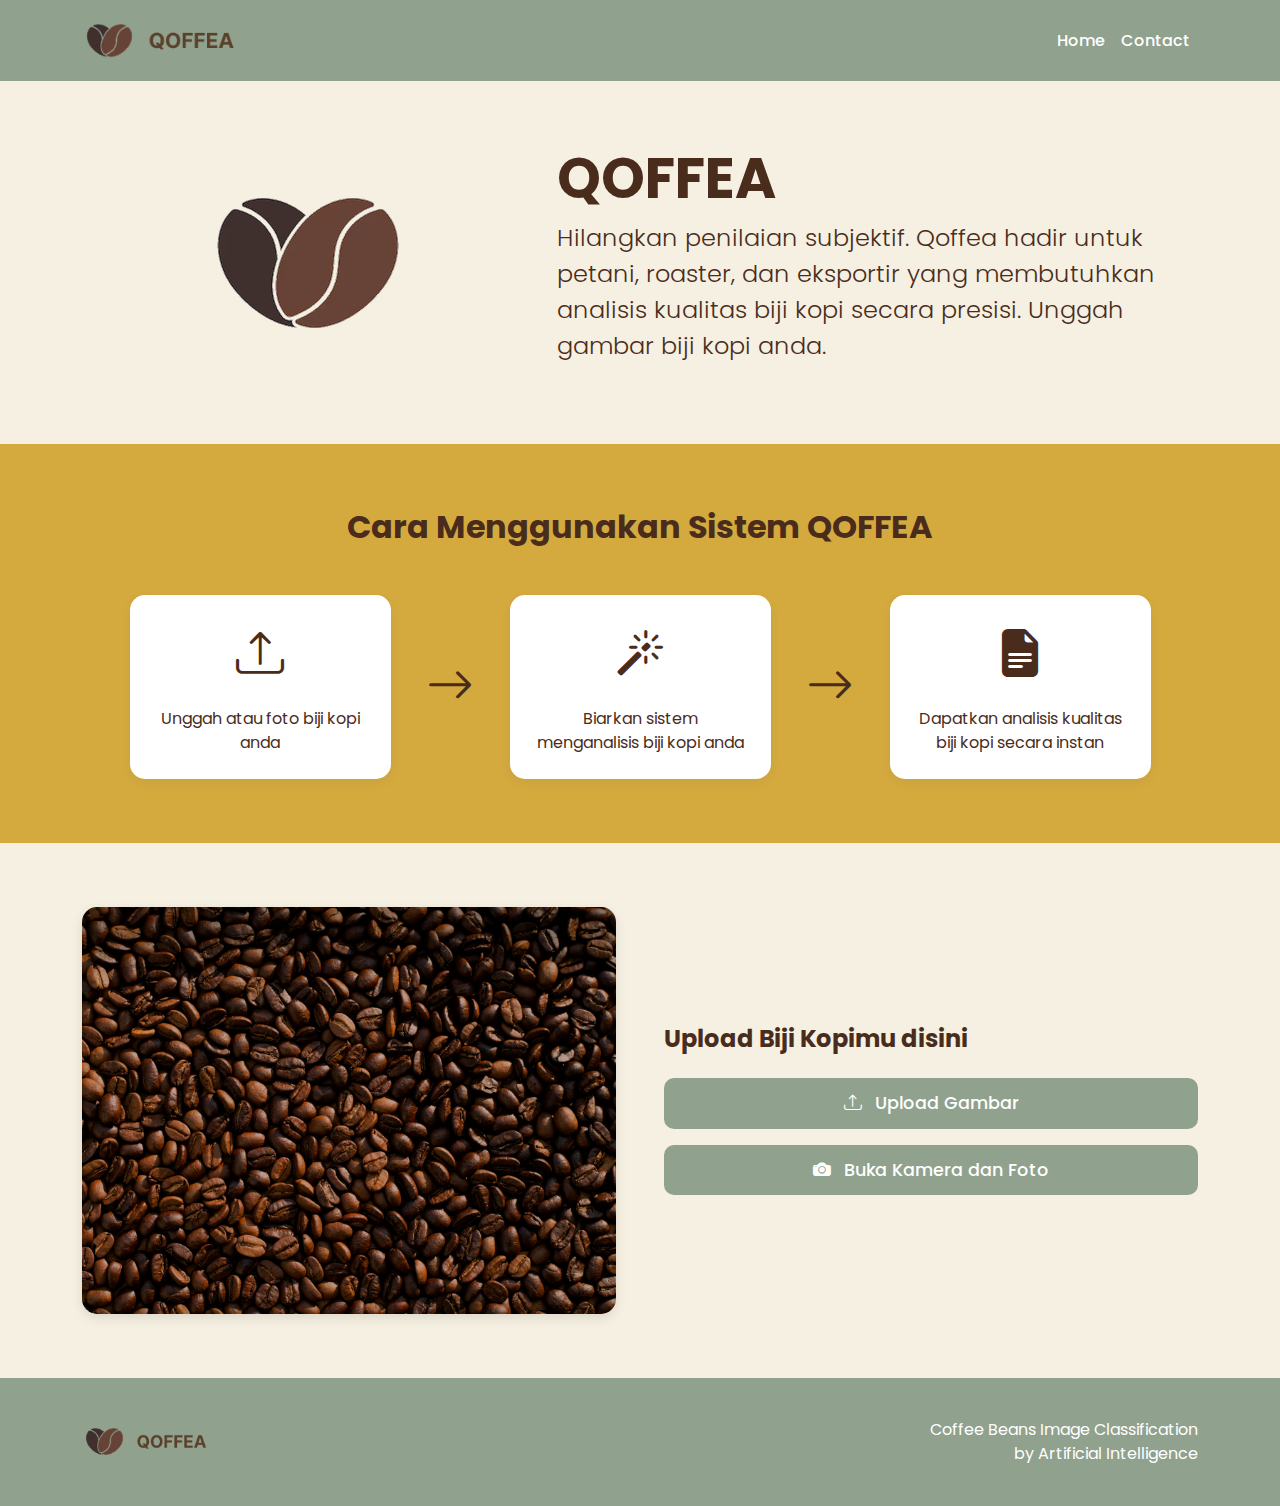
<file: frontend-lama/index.html>
<!DOCTYPE html>
<html lang="id">

<head>
    <meta charset="UTF-8">
    <meta name="viewport" content="width=device-width, initial-scale=1.0">
    <title>QOFFEA - Klasifikasi Biji Kopi</title>

    <link href="https://cdn.jsdelivr.net/npm/bootstrap@5.3.3/dist/css/bootstrap.min.css" rel="stylesheet"
        integrity="sha384-QWTKZyjpPEjISv5WaRU9OFeRpok6YctnYmDr5pNlyT2bRjXh0JMhjY6hW+ALEwIH" crossorigin="anonymous">

    <link rel="stylesheet" href="https://cdn.jsdelivr.net/npm/bootstrap-icons@1.11.3/font/bootstrap-icons.min.css">

    <link rel="preconnect" href="https://fonts.googleapis.com">
    <link rel="preconnect" href="https://fonts.gstatic.com" crossorigin>
    <link href="https://fonts.googleapis.com/css2?family=Poppins:wght@400;500;700&display=swap" rel="stylesheet">

    <link rel="stylesheet" href="style.css">

</head>

<body>

    <nav class="navbar navbar-expand-lg">
        <div class="container">
            <a class="navbar-brand" href="#">
                <img src="Assets/Qoffea-logo-with-text.png" alt="Qoffea Logo" style="height: 55px;">
            </a>
            <button class="navbar-toggler" type="button" data-bs-toggle="collapse" data-bs-target="#navbarNav">
                <span class="navbar-toggler-icon"></span>
            </button>
            <div class="collapse navbar-collapse" id="navbarNav">
                <ul class="navbar-nav ms-auto">
                    <li class="nav-item">
                        <a class="nav-link active" aria-current="page" href="#">Home</a>
                    </li>
                    <li class="nav-item">
                        <a class="nav-link" href="#">Contact</a>
                    </li>
                </ul>
            </div>
        </div>
    </nav>

    <section class="hero-section">
        <div class="container">
            <div class="row align-items-center">
                <div class="col-md-5 text-center">
                    <img src="Assets/Qoffea-logo-without-text.png" alt="Qoffea Logo" class="img-fluid"
                        style="max-height: 250px;">
                </div>
                <div class="col-md-7">
                    <h1 class="display-4">QOFFEA</h1>
                    <p class="lead fs-4">
                        Hilangkan penilaian subjektif. Qoffea hadir untuk petani, roaster, dan eksportir yang
                        membutuhkan analisis kualitas biji kopi secara presisi. Unggah gambar biji kopi anda.
                    </p>
                </div>
            </div>
        </div>
    </section>

    <section class="how-to-section">
        <div class="container">
            <h2 class="text-center mb-5" style="font-weight: 700;">Cara Menggunakan Sistem QOFFEA</h2>

            <div class="row align-items-center justify-content-center g-4">

                <div class="col-md-3">
                    <div class="how-to-card">
                        <i class="bi bi-upload"></i>
                        <p class="mt-3 mb-0">Unggah atau foto biji kopi anda</p>
                    </div>
                </div>

                <div class="col-md-1 text-center d-none d-md-block">
                    <i class="bi bi-arrow-right arrow-icon"></i>
                </div>
                <div class="col-12 text-center d-md-none">
                    <i class="bi bi-arrow-down arrow-icon"></i>
                </div>

                <div class="col-md-3">
                    <div class="how-to-card">
                        <i class="bi bi-magic"></i>
                        <p class="mt-3 mb-0">Biarkan sistem menganalisis biji kopi anda</p>
                    </div>
                </div>

                <div class="col-md-1 text-center d-none d-md-block">
                    <i class="bi bi-arrow-right arrow-icon"></i>
                </div>
                <div class="col-12 text-center d-md-none">
                    <i class="bi bi-arrow-down arrow-icon"></i>
                </div>

                <div class="col-md-3">
                    <div class="how-to-card">
                        <i class="bi bi-file-earmark-text-fill"></i>
                        <p class="mt-3 mb-0">Dapatkan analisis kualitas biji kopi secara instan</p>
                    </div>
                </div>

            </div>
        </div>
    </section>

    <section class="upload-section">
        <div class="container">
            <div class="row align-items-center g-5">
                <div class="col-md-6">
                    <img src="Assets/coffe_beans.jpg" class="img-fluid" alt="Biji kopi">
                </div>
                <div class="col-md-6">
                    <h4>Upload Biji Kopimu disini</h4>

                    <button type="button" class="btn btn-upload btn-lg w-100 mb-3" data-bs-toggle="modal"
                        data-bs-target="#uploadModal">
                        <i class="bi bi-upload me-2"></i> Upload Gambar
                    </button>

                    <a href="kamera.html" class="btn btn-upload btn-lg w-100">
                        <i class="bi bi-camera-fill me-2"></i> Buka Kamera dan Foto
                    </a>
                </div>
            </div>
        </div>
    </section>

    <footer class="footer">
        <div class="container">
            <div class="row align-items-center">
                <div class="col-md-6">
                    <a href="#" class="footer-logo">
                        <img src="Assets/Qoffea-logo-with-text.png" alt="Qoffea Logo" style="height: 45px;">
                    </a>
                </div>
                <div class="col-md-6 text-md-end mt-3 mt-md-0">
                    <p class="mb-0">Coffee Beans Image Classification</p>
                    <p class="mb-0">by Artificial Intelligence</p>
                </div>
            </div>
        </div>
    </footer>

    <div class="modal fade" id="uploadModal" tabindex="-1" aria-labelledby="uploadModalLabel" aria-hidden="true">
        <div class="modal-dialog modal-dialog-centered">

            <div class="modal-content qoffea-modal-content">

                <div class="modal-body">
                    <h4 class="modal-title text-center" id="uploadModalLabel">Upload Foto Biji Kopimu</h4>
                    <p class="text-center mb-4">Pilih gambar biji kopi yang akan dicek</p>

                    <input type="file" id="fileUploadInput" class="d-none">

                    <label for="fileUploadInput" class="drag-drop-zone">
                        <i class="bi bi-upload"></i>
                        <p class="fw-bold">Tekan atau tarik gambar untuk upload</p>
                        <p class="text-muted small">PNG, JPG, SVG, WEBP (Max 10mb)</p>
                    </label>
                </div>

                <div class="modal-footer">
                    <button type="button" class="btn btn-modal-cancel" data-bs-dismiss="modal">Batal</button>
                    <button type="button" id="confirmUploadBtn" class="btn btn-modal-primary" data-bs-dismiss="modal"
                        disabled>
                        Pilih Gambar
                    </button>
                </div>
            </div>
        </div>
    </div>

    <script src="https://cdn.jsdelivr.net/npm/bootstrap@5.3.3/dist/js/bootstrap.bundle.min.js"
        integrity="sha384-YvpcrYf0tY3lHB60NNkmXc5s9fDVZLESaAA55NDzOxhy9GkcIdslK1eN7N6jIeHz"
        crossorigin="anonymous"></script>

    <script src="script.js"></script>
</body>

</html>
</file>
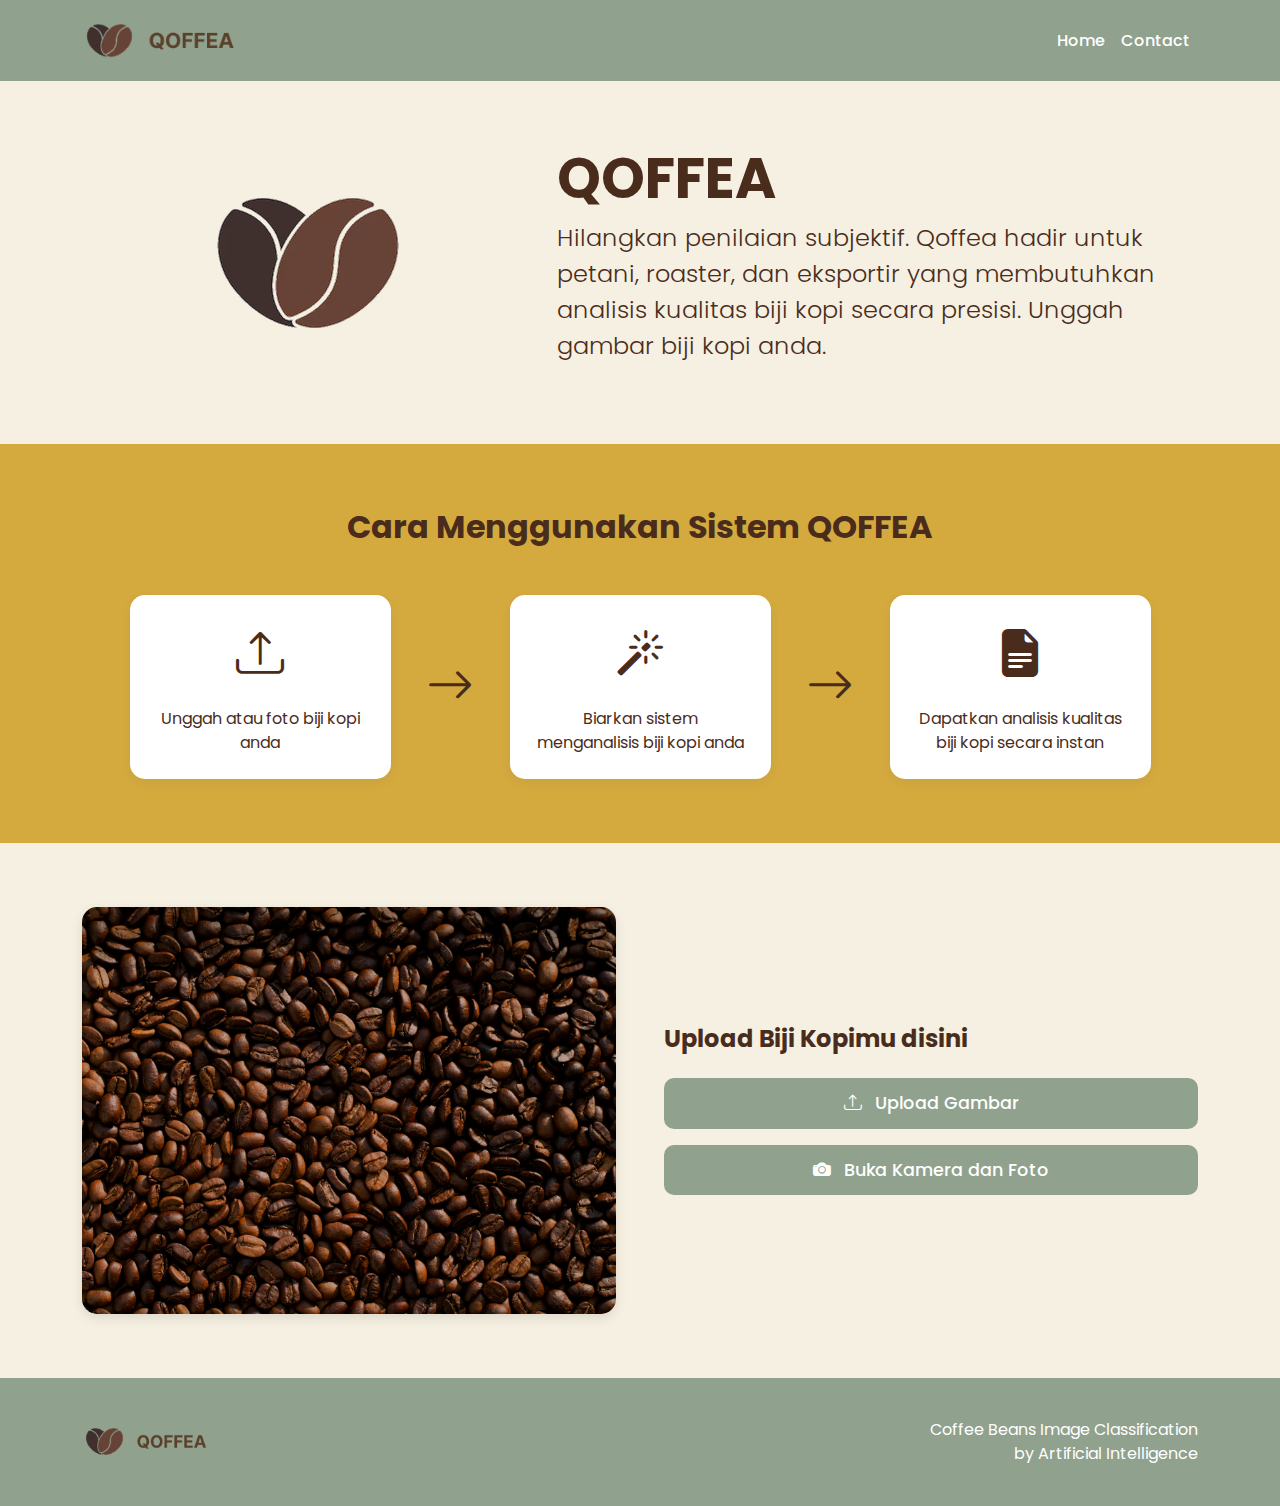
<file: Landing_Page/index.html>
<!DOCTYPE html>
<html lang="id">

<head>
    <meta charset="UTF-8">
    <meta name="viewport" content="width=device-width, initial-scale=1.0">
    <title>QOFFEA - Klasifikasi Biji Kopi</title>

    <link href="https://cdn.jsdelivr.net/npm/bootstrap@5.3.3/dist/css/bootstrap.min.css" rel="stylesheet"
        integrity="sha384-QWTKZyjpPEjISv5WaRU9OFeRpok6YctnYmDr5pNlyT2bRjXh0JMhjY6hW+ALEwIH" crossorigin="anonymous">

    <link rel="stylesheet" href="https://cdn.jsdelivr.net/npm/bootstrap-icons@1.11.3/font/bootstrap-icons.min.css">

    <link rel="preconnect" href="https://fonts.googleapis.com">
    <link rel="preconnect" href="https://fonts.gstatic.com" crossorigin>
    <link href="https://fonts.googleapis.com/css2?family=Poppins:wght@400;500;700&display=swap" rel="stylesheet">

    <link rel="stylesheet" href="style.css">

</head>

<body>

    <nav class="navbar navbar-expand-lg">
        <div class="container">
            <a class="navbar-brand" href="#">
                <img src="../Assets/Qoffea-logo-with-text.png" alt="Qoffea Logo" style="height: 55px;">
            </a>
            <button class="navbar-toggler" type="button" data-bs-toggle="collapse" data-bs-target="#navbarNav">
                <span class="navbar-toggler-icon"></span>
            </button>
            <div class="collapse navbar-collapse" id="navbarNav">
                <ul class="navbar-nav ms-auto">
                    <li class="nav-item">
                        <a class="nav-link active" aria-current="page" href="#">Home</a>
                    </li>
                    <li class="nav-item">
                        <a class="nav-link" href="#">Contact</a>
                    </li>
                </ul>
            </div>
        </div>
    </nav>

    <section class="hero-section">
        <div class="container">
            <div class="row align-items-center">
                <div class="col-md-5 text-center">
                    <img src="../Assets/Qoffea-logo-without-text.png" alt="Qoffea Logo" class="img-fluid"
                        style="max-height: 250px;">
                </div>
                <div class="col-md-7">
                    <h1 class="display-4">QOFFEA</h1>
                    <p class="lead fs-4">
                        Hilangkan penilaian subjektif. Qoffea hadir untuk petani, roaster, dan eksportir yang
                        membutuhkan analisis kualitas biji kopi secara presisi. Unggah gambar biji kopi anda.
                    </p>
                </div>
            </div>
        </div>
    </section>

    <section class="how-to-section">
        <div class="container">
            <h2 class="text-center mb-5" style="font-weight: 700;">Cara Menggunakan Sistem QOFFEA</h2>

            <div class="row align-items-center justify-content-center g-4">

                <div class="col-md-3">
                    <div class="how-to-card">
                        <i class="bi bi-upload"></i>
                        <p class="mt-3 mb-0">Unggah atau foto biji kopi anda</p>
                    </div>
                </div>

                <div class="col-md-1 text-center d-none d-md-block">
                    <i class="bi bi-arrow-right arrow-icon"></i>
                </div>
                <div class="col-12 text-center d-md-none">
                    <i class="bi bi-arrow-down arrow-icon"></i>
                </div>

                <div class="col-md-3">
                    <div class="how-to-card">
                        <i class="bi bi-magic"></i>
                        <p class="mt-3 mb-0">Biarkan sistem menganalisis biji kopi anda</p>
                    </div>
                </div>

                <div class="col-md-1 text-center d-none d-md-block">
                    <i class="bi bi-arrow-right arrow-icon"></i>
                </div>
                <div class="col-12 text-center d-md-none">
                    <i class="bi bi-arrow-down arrow-icon"></i>
                </div>

                <div class="col-md-3">
                    <div class="how-to-card">
                        <i class="bi bi-file-earmark-text-fill"></i>
                        <p class="mt-3 mb-0">Dapatkan analisis kualitas biji kopi secara instan</p>
                    </div>
                </div>

            </div>
        </div>
    </section>

    <section class="upload-section">
        <div class="container">
            <div class="row align-items-center g-5">
                <div class="col-md-6">
                    <img src="../Assets/coffe_beans.jpg" class="img-fluid" alt="Biji kopi">
                </div>
                <div class="col-md-6">
                    <h4>Upload Biji Kopimu disini</h4>

                    <button type="button" class="btn btn-upload btn-lg w-100 mb-3" data-bs-toggle="modal"
                        data-bs-target="#uploadModal">
                        <i class="bi bi-upload me-2"></i> Upload Gambar
                    </button>

                    <input type="file" id="cameraUpload" accept="image/*" capture="environment" class="d-none">
                    <label for="cameraUpload" class="btn btn-upload btn-lg w-100">
                        <i class="bi bi-camera-fill me-2"></i> Buka Kamera dan Foto
                    </label>
                </div>
            </div>
        </div>
    </section>

    <footer class="footer">
        <div class="container">
            <div class="row align-items-center">
                <div class="col-md-6">
                    <a href="#" class="footer-logo">
                        <img src="../Assets/Qoffea-logo-with-text.png" alt="Qoffea Logo" style="height: 45px;">
                    </a>
                </div>
                <div class="col-md-6 text-md-end mt-3 mt-md-0">
                    <p class="mb-0">Coffee Beans Image Classification</p>
                    <p class="mb-0">by Artificial Intelligence</p>
                </div>
            </div>
        </div>
    </footer>

    <div class="modal fade" id="uploadModal" tabindex="-1" aria-labelledby="uploadModalLabel" aria-hidden="true">
        <div class="modal-dialog modal-dialog-centered">

            <div class="modal-content qoffea-modal-content">

                <div class="modal-body">
                    <h4 class="modal-title text-center" id="uploadModalLabel">Upload Foto Biji Kopimu</h4>
                    <p class="text-center mb-4">Pilih gambar biji kopi yang akan dicek</p>

                    <input type="file" id="fileUploadInput" class="d-none">

                    <label for="fileUploadInput" class="drag-drop-zone">
                        <i class="bi bi-upload"></i>
                        <p class="fw-bold">Tekan atau tarik gambar untuk upload</p>
                        <p class="text-muted small">PNG, JPG, SVG, WEBP (Max 10mb)</p>
                    </label>
                </div>

                <div class="modal-footer">
                    <button type="button" class="btn btn-modal-cancel" data-bs-dismiss="modal">Batal</button>
                    <button type="button" id="confirmUploadBtn" class="btn btn-modal-primary" data-bs-dismiss="modal"
                        disabled>
                        Pilih Gambar
                    </button>
                </div>
            </div>
        </div>
    </div>

    <script src="https://cdn.jsdelivr.net/npm/bootstrap@5.3.3/dist/js/bootstrap.bundle.min.js"
        integrity="sha384-YvpcrYf0tY3lHB60NNkmXc5s9fDVZLESaAA55NDzOxhy9GkcIdslK1eN7N6jIeHz"
        crossorigin="anonymous"></script>

    <script src="script.js"></script>
</body>

</html>
</file>
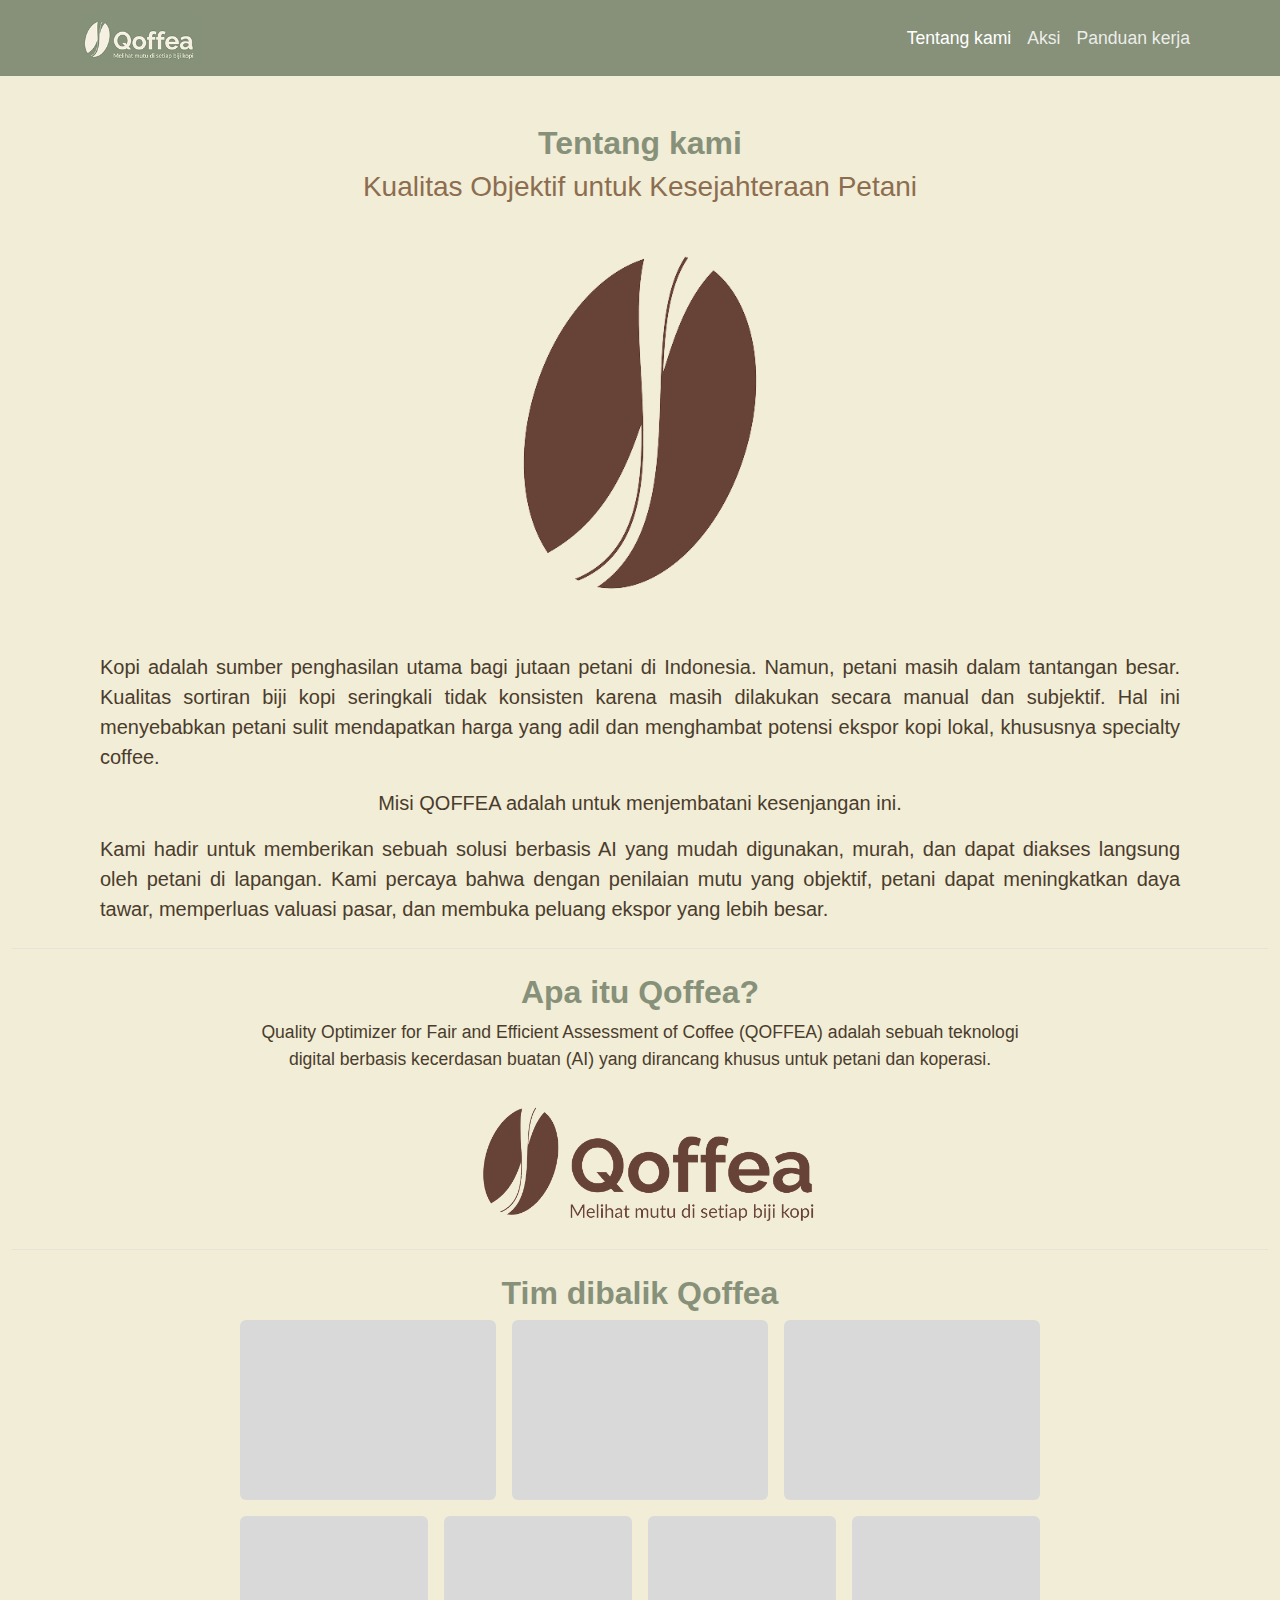
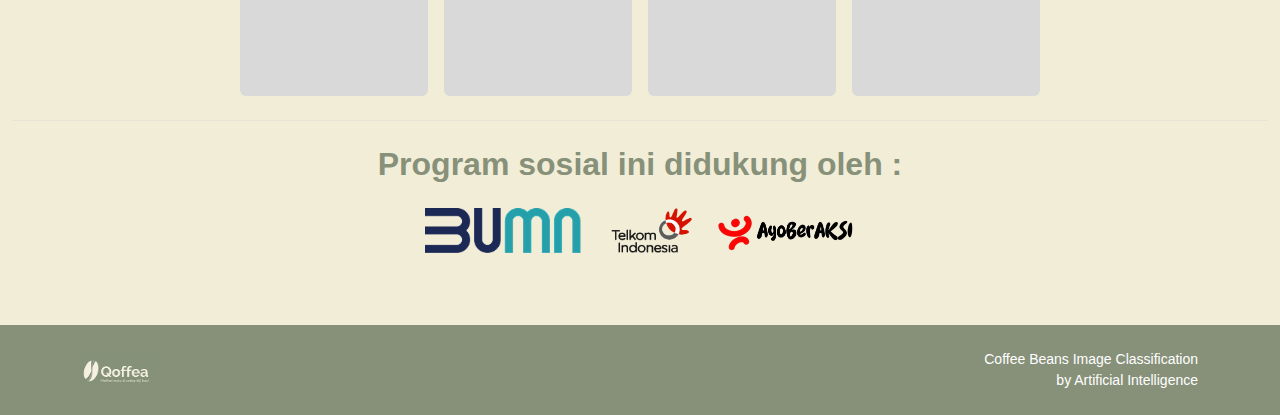
<file: Frontend-Qoffea/Qoffea-Design-2/index.html>
<!DOCTYPE html>
<html lang="id">
<head>
    <meta charset="UTF-8">
    <meta name="viewport" content="width=device-width, initial-scale=1.0">
    <title>Tentang Kami | Qoffea</title>
    
    <link href="https://cdn.jsdelivr.net/npm/bootstrap@5.3.3/dist/css/bootstrap.min.css" rel="stylesheet" integrity="sha384-QWTKZyjpPEjISv5WaRU9OFeRpok6YctnYmDr5pNlyT2bRjXh0JMhjY6hW+ALEwIH" crossorigin="anonymous">
    
    <link rel="stylesheet" href="style.css">
</head>
<body>

    <header class="site-header">
        <nav class="navbar navbar-expand-lg navbar-dark container">
            <div class="container-fluid">
                <a class="navbar-brand site-logo" href="#">
                    <img src="../Qoffea-Design-2/Assets/Logo Qoffe Baru.png" alt="Qoffea Logo" height="50">
                </a>
                <button class="navbar-toggler" type="button" data-bs-toggle="collapse" data-bs-target="#navbarNav" aria-controls="navbarNav" aria-expanded="false" aria-label="Toggle navigation">
                    <span class="navbar-toggler-icon"></span>
                </button>
                <div class="collapse navbar-collapse justify-content-end" id="navbarNav">
                    <ul class="navbar-nav site-nav">
                        <li class="nav-item">
                            <a class="nav-link active" href="#">Tentang kami</a>
                        </li>
                        <li class="nav-item">
                            <a class="nav-link" href="aksi.html">Aksi</a>
                        </li>
                        <li class="nav-item">
                            <a class="nav-link" href="panduan.html">Panduan kerja</a>
                        </li>
                    </ul>
                </div>
            </div>
        </nav>
    </header>

    <main class="main-content py-4 py-md-5">
        <div class="container-fluid">
            
            <section class="intro-section text-center mb-4">
                <h2 class="intro-section__title">Tentang kami</h2>
                <h3 class="intro-section__subtitle">Kualitas Objektif untuk Kesejahteraan Petani</h3>
                
                <img src="../Qoffea-Design-2/Assets/Logo Biji Kopi.png" alt="Logo Biji Kopi" class="intro-section__image my-4 d-block mx-auto" style="width: 400px;">
                
                <div class="intro-section__description mx-auto" style="max-width: 1080px;">
                    <p>Kopi adalah sumber penghasilan utama bagi jutaan petani di Indonesia. Namun, petani masih dalam tantangan besar. Kualitas sortiran biji kopi seringkali tidak konsisten karena masih dilakukan secara manual dan subjektif. Hal ini menyebabkan petani sulit mendapatkan harga yang adil dan menghambat potensi ekspor kopi lokal, khususnya specialty coffee.</p>
                    <p class ="tagline">Misi QOFFEA adalah untuk menjembatani kesenjangan ini.</p>
                    <p class="mb-0">Kami hadir untuk memberikan sebuah solusi berbasis AI yang mudah digunakan, murah, dan dapat diakses langsung oleh petani di lapangan. Kami percaya bahwa dengan penilaian mutu yang objektif, petani dapat meningkatkan daya tawar, memperluas valuasi pasar, dan membuka peluang ekspor yang lebih besar.</p>
                </div>
            </section>

            <hr class="section-divider my-4">

            <section class="definition-section text-center my-4">
                <h4 class="definition-section__title">Apa itu Qoffea?</h4>
                <p class="definition-section__text mx-auto mb-0" style="max-width: 800px;">
                    Quality Optimizer for Fair and Efficient Assessment of Coffee (QOFFEA) adalah sebuah teknologi digital berbasis kecerdasan buatan (AI) yang dirancang khusus untuk petani dan koperasi.
                </p>
            </section>

            <section class="brand-tagline-section text-center my-4">
                <img src="../Qoffea-Design-2/Assets/Logo Qoffea baru-coklat.png" alt="Logo Qoffea" class="brand-tagline-section__logo mb-2 d-block mx-auto" style="width: 400px;">
            </section>

            <hr class="section-divider my-4">

            <section class="team-section text-center my-4">
                <h4 class="team-section__title">Tim dibalik Qoffea</h4>
                
                <div class="team-section__grid container mx-auto px-0" style="max-width: 800px;">
                    <div class="row justify-content-center g-3 mb-3">
                        <div class="col-6 col-md-4"><div class="team-member-placeholder"></div></div>
                        <div class="col-6 col-md-4"><div class="team-member-placeholder"></div></div>
                        <div class="col-6 col-md-4"><div class="team-member-placeholder"></div></div>
                    </div>
                    <div class="row g-3">
                        <div class="col-6 col-md-3"><div class="team-member-placeholder"></div></div>
                        <div class="col-6 col-md-3"><div class="team-member-placeholder"></div></div>
                        <div class="col-6 col-md-3"><div class="team-member-placeholder"></div></div>
                        <div class="col-6 col-md-3"><div class="team-member-placeholder"></div></div>
                    </div>
                </div>
            </section>

            <hr class="section-divider my-4">

            <section class="sponsors-section text-center my-4">
                <h4 class="sponsors-section__title">Program sosial ini didukung oleh :</h4>
                <div class="sponsors-section__logos d-flex justify-content-center align-items-center flex-wrap gap-4 mt-4">
                    
                    <img src="../Qoffea-Design-2/Assets/Logo_BUMN_Untuk_Indonesia_2020.svg 1.png" alt="Logo BUMN" style="height: 45px;">
                    <img src="../Qoffea-Design-2/Assets/Telkom_Indonesia_2013.svg 1.png" alt="Logo Telkom" style="height: 45px;">
                    <img src="../Qoffea-Design-2/Assets/logo-ayoberaksi-temp 1.png" alt="Logo AyoBerAKSI" style="height: 45px;">

                </div>
            </section>

        </div>
    </main>

    <footer class="site-footer py-4">
        <div class="container site-footer__content d-flex flex-wrap justify-content-between align-items-center text-white">
            <img class="site-footer__logo" src="../Qoffea-Design-2/Assets/Logo Qoffe Baru.png" alt="Qoffea Logo" height="30">
            <div class="site-footer__credits text-end">
                <p class="mb-0 small">Coffee Beans Image Classification</p>
                <p class="mb-0 small">by Artificial Intelligence</p>
            </div>
        </div>
    </footer>

    <script src="https://cdn.jsdelivr.net/npm/bootstrap@5.3.3/dist/js/bootstrap.bundle.min.js" integrity="sha384-YvpcrYf0tY3lHB60NNkmXc5s9fDVZLESaAA55NDzOxhy9GkcIdslK1eN7N6jIeHz" crossorigin="anonymous"></script>
</body>
</html>
</file>
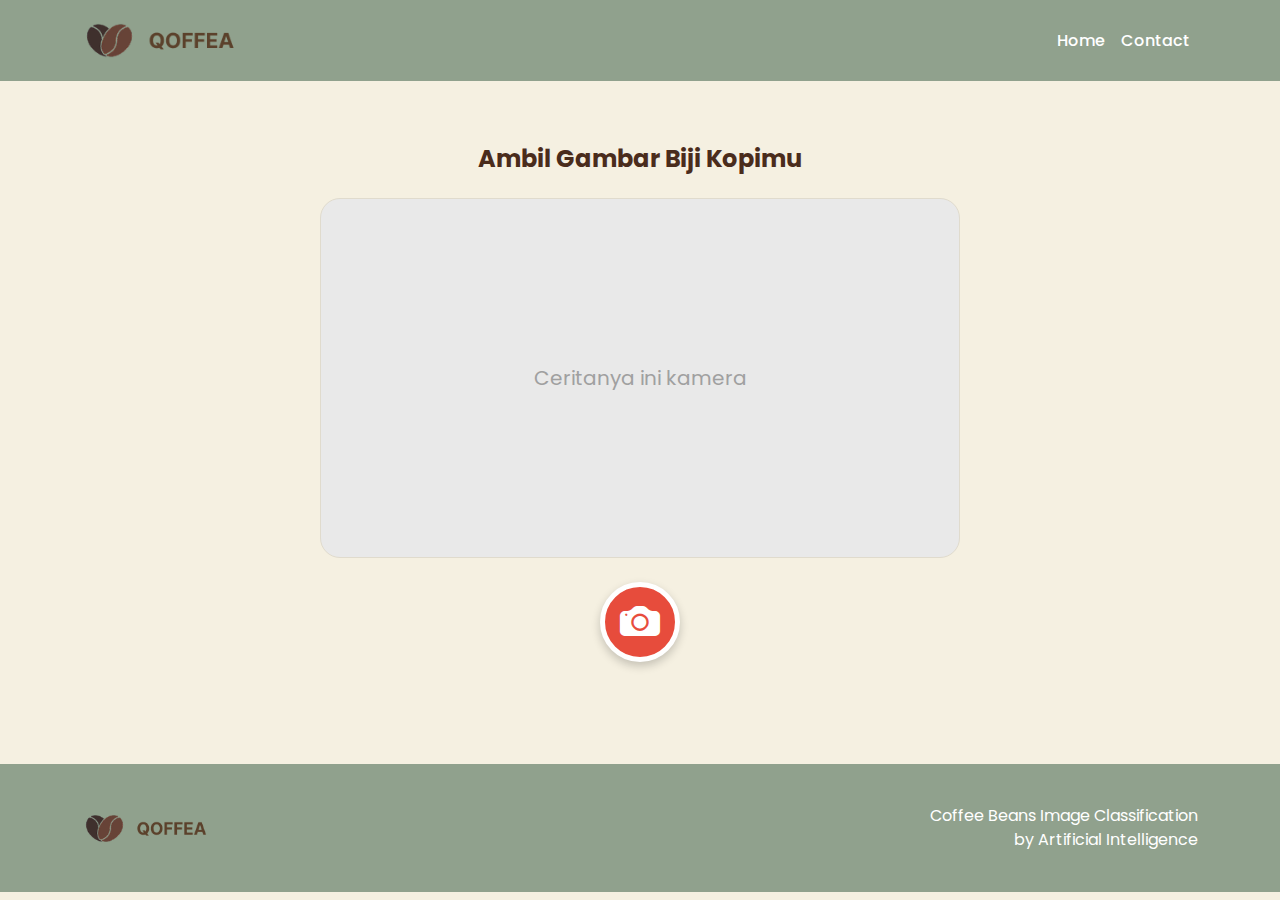
<file: frontend-lama/kamera.html>
<!DOCTYPE html>
<html lang="id">

<head>
    <meta charset="UTF-8">
    <meta name="viewport" content="width=device-width, initial-scale=1.0">
    <title>QOFFEA - Ambil Gambar</title>

    <link href="https://cdn.jsdelivr.net/npm/bootstrap@5.3.3/dist/css/bootstrap.min.css" rel="stylesheet"
        integrity="sha384-QWTKZyjpPEjISv5WaRU9OFeRpok6YctnYmDr5pNlyT2bRjXh0JMhjY6hW+ALEwIH" crossorigin="anonymous">
    <link rel="stylesheet" href="https://cdn.jsdelivr.net/npm/bootstrap-icons@1.11.3/font/bootstrap-icons.min.css">
    <link rel="preconnect" href="https://fonts.googleapis.com">
    <link rel="preconnect" href="https://fonts.gstatic.com" crossorigin>
    <link href="https://fonts.googleapis.com/css2?family=Poppins:wght@400;500;700&display=swap" rel="stylesheet">
    
    <link rel="stylesheet" href="style.css">
</head>

<body>

    <nav class="navbar navbar-expand-lg">
        <div class="container">
            <a class="navbar-brand" href="#">
                <img src="Assets/Qoffea-logo-with-text.png" alt="Qoffea Logo" style="height: 55px;">
            </a>
            <button class="navbar-toggler" type="button" data-bs-toggle="collapse" data-bs-target="#navbarNav">
                <span class="navbar-toggler-icon"></span>
            </button>
            <div class="collapse navbar-collapse" id="navbarNav">
                <ul class="navbar-nav ms-auto">
                    <li class="nav-item">
                        <a class="nav-link" href="index.html">Home</a> </li>
                    <li class="nav-item">
                        <a class="nav-link" href="#">Contact</a>
                    </li>
                </ul>
            </div>
        </div>
    </nav>

    <section class="camera-section">
        <div class="container">
            <div class="row justify-content-center">
                <div class="col-lg-8 text-center">
                    
                    <h4 class="mb-4" style="font-weight: 700;">Ambil Gambar Biji Kopimu</h4>

                    <div class="camera-view-wrapper">
                        <div class="camera-dummy-feed">
                            Ceritanya ini kamera
                        </div>
                        </div>

                    <button id="shutterBtn" class="shutter-button mt-4">
                        <i class="bi bi-camera-fill"></i>
                    </button>

                </div>
            </div>
        </div>
    </section>

    <footer class="footer">
        <div class="container">
            <div class="row align-items-center">
                <div class="col-md-6">
                    <a href="#" class="footer-logo">
                        <img src="Assets/Qoffea-logo-with-text.png" alt="Qoffea Logo" style="height: 45px;">
                    </a>
                </div>
                <div class="col-md-6 text-md-end mt-3 mt-md-0">
                    <p class="mb-0">Coffee Beans Image Classification</p>
                    <p class="mb-0">by Artificial Intelligence</p>
                </div>
            </div>
        </div>
    </footer>

    <script src="https://cdn.jsdelivr.net/npm/bootstrap@5.3.3/dist/js/bootstrap.bundle.min.js"
        integrity="sha384-YvpcrYf0tY3lHB60NNkmXc5s9fDVZLESaAA55NDzOxhy9GkcIdslK1eN7N6jIeHz"
        crossorigin="anonymous"></script>
</body>

</html>
</file>
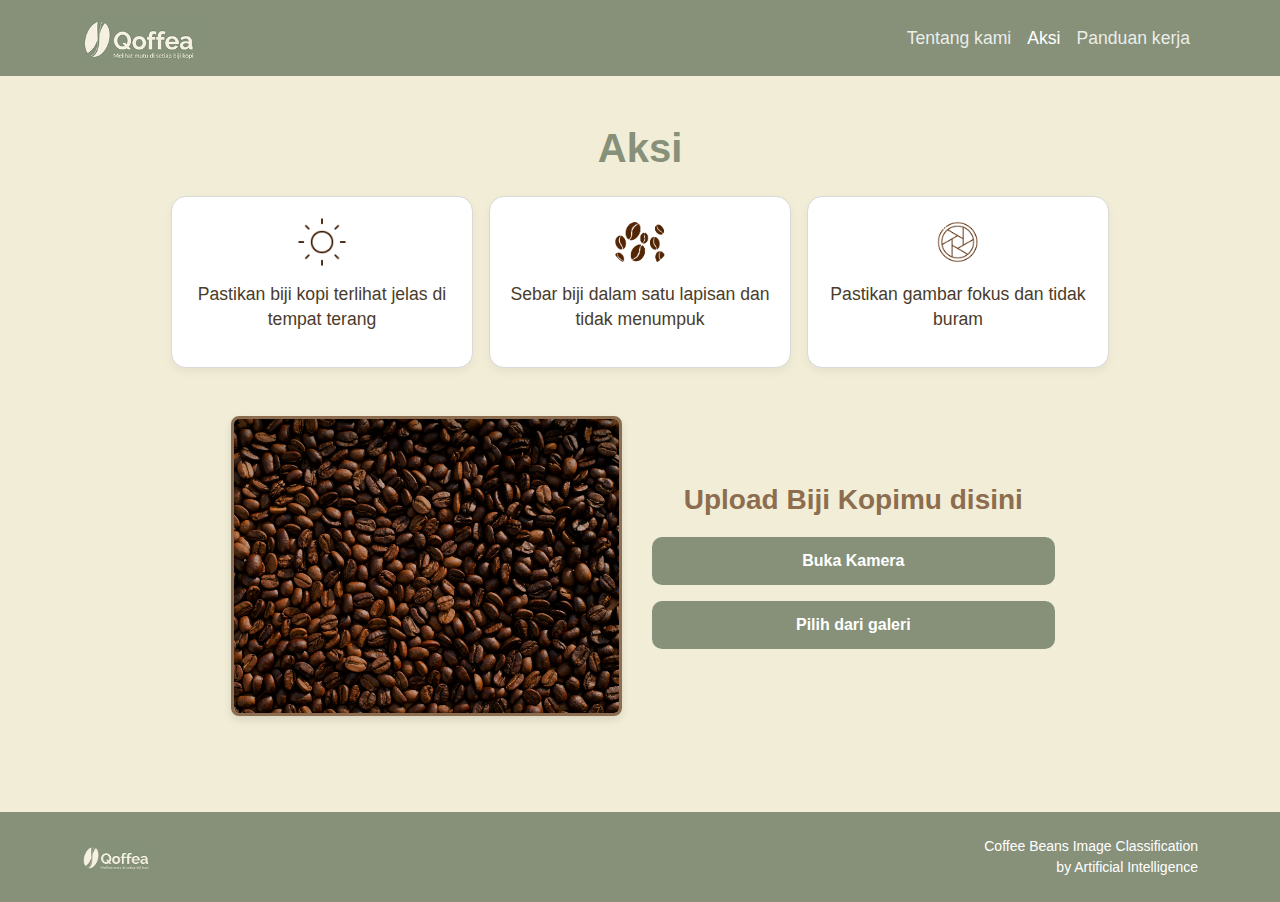
<file: Frontend-Qoffea/aksi.html>
<!DOCTYPE html>
<html lang="id">
<head>
    <meta charset="UTF-8">
    <meta name="viewport" content="width=device-width, initial-scale=1.0">
    <title>Aksi | Qoffea</title>
    
    <link href="https://cdn.jsdelivr.net/npm/bootstrap@5.3.3/dist/css/bootstrap.min.css" rel="stylesheet" integrity="sha384-QWTKZyjpPEjISv5WaRU9OFeRpok6YctnYmDr5pNlyT2bRjXh0JMhjY6hW+ALEwIH" crossorigin="anonymous">
    
    <link rel="stylesheet" href="style.css">
    <link rel="stylesheet" href="css/app.css">
</head>
<body class="d-flex flex-column min-vh-100">

    <header class="site-header">
        <nav class="navbar navbar-expand-lg navbar-dark container">
            <div class="container-fluid">
                <a class="navbar-brand site-logo" href="#">
                    <img src="Assets/Logo Qoffe Baru.png" alt="Qoffea Logo" height="50">
                </a>
                <button class="navbar-toggler" type="button" data-bs-toggle="collapse" data-bs-target="#navbarNav" aria-controls="navbarNav" aria-expanded="false" aria-label="Toggle navigation">
                    <span class="navbar-toggler-icon"></span>
                </button>
                <div class="collapse navbar-collapse justify-content-end" id="navbarNav">
                    <ul class="navbar-nav site-nav">
                        <li class="nav-item">
                            <a class="nav-link" href="index.html">Tentang kami</a> </li>
                        <li class="nav-item">
                            <a class="nav-link active" href="aksi.html">Aksi</a> </li>
                        <li class="nav-item">
                            <a class="nav-link" href="panduan.html">Panduan kerja</a>
                        </li>
                    </ul>
                </div>
            </div>
        </nav>
    </header>

    <main class="main-content py-4 py-md-5 flex-grow-1">
        <div class="container-fluid">
            
            <section class="text-center mb-4">
                <h2 class="page-title">Aksi</h2>
            </section>

            <section class="guide-section mb-5">
                <div class="row g-3 justify-content-center">
                    <div class="col-10 col-md-3">
                        <div class="guide-box">
                            <img src="Assets/ikon_matahari.png" alt="Ikon Matahari" class="guide-box__icon">
                            <p class="guide-box__text">Pastikan biji kopi terlihat jelas di tempat terang</p>
                        </div>
                    </div>
                    <div class="col-10 col-md-3">
                        <div class="guide-box">
                            <img src="Assets/ikon_biji_kopi.png" alt="Ikon Biji Kopi" class="guide-box__icon">
                            <p class="guide-box__text">Sebar biji dalam satu lapisan dan tidak menumpuk</p>
                        </div>
                    </div>
                    <div class="col-10 col-md-3">
                        <div class="guide-box">
                            <img src="Assets/ikon_kamera.png" alt="Ikon Fokus" class="guide-box__icon">
                            <p class="guide-box__text">Pastikan gambar fokus dan tidak buram</p>
                        </div>
                    </div>
                </div>
            </section>

            <section class="upload-section mb-5">
                <div class="row g-4 justify-content-center align-items-center">
                    <div class="col-10 col-md-4 text-center">
                        <img src="Assets/coffe_beans.jpg" alt="Preview Biji Kopi" class="upload-section__preview-image img-fluid">
                    </div>
                    <div class="col-10 col-md-4 text-center">
                        <h3 class="upload-section__title">Upload Biji Kopimu disini</h3>
                        <input type="file" id="imageInput" accept="image/jpeg,image/jpg,image/png" style="display: none;">
                        <div class="d-grid gap-3">
                            <button id="openCameraBtn" class="btn btn-qoffea-secondary">Buka Kamera</button>
                            <button id="openGalleryBtn" class="btn btn-qoffea-primary">Pilih dari galeri</button>
                        </div>
                    </div>
                </div>
            </section>

           <section class="results-section mx-auto mb-5" style="max-width: 900px;">
                <div class="results-section__header">
                    Hasil Klasifikasi
                </div>
                <div class="results-section__body">
                    <div class="row">
                        <div class="col-md-7">
                            <h4 class="results-section__title">Persentase kualitas biji kopi:</h4>
                            
                            <div class="d-flex align-items-center mt-4">
                                <div class="grade-text me-4">
                                    <p class="grade-text__item grade-text--good">Baik <span>0%</span></p>
                                    <p class="grade-text__item grade-text--defect">Cacat <span>0%</span></p>
                                </div>
                                <div class="stacked-bar-container">
                                    <div class="stacked-bar-segment segment-good" style="height: 0%;" title="Good: 0%"></div>
                                    <div class="stacked-bar-segment segment-defect" style="height: 0%;" title="Defect: 0%"></div>
                                </div>
                            </div>
                        </div>

                        <div class="col-md-5 d-flex align-items-center justify-content-center mt-4 mt-md-0">
                            <div class="overall-grade-box">
                                <p class="overall-grade-box__text mb-0">Mutu keseluruhan:</p>
                                <span class="overall-grade-box__grade">A</span>
                            </div>
                        </div>
                    </div>

                    <h5 class="results-section__desc-title mt-4">Deskripsi :</h5>
                    <p class="results-section__desc-text mb-0">Menunggu hasil analisis...</p>
                    <button id="downloadPdfBtn" class="btn btn-qoffea-primary mt-3">Download Laporan PDF</button>
                </div>
            </section>

            <section class="analysis-image-section text-center mb-4">
                <img src="Assets/biji_kopi_1.png" alt="Gambar Analisis Biji Kopi" class="img-fluid">
            </section>

            <section class="text-center mb-4">
                <button id="analyzeAgainBtn" class="btn btn-qoffea-primary btn-analyze-again">Analisis lagi</button>
            </section>

        </div>
    </main>

    <footer class="site-footer py-4">
        <div class="container site-footer__content d-flex flex-wrap justify-content-between align-items-center text-white">
            <img class="site-footer__logo" src="Assets/Logo Qoffe Baru.png" alt="Qoffea Logo" height="30">
            <div class="site-footer__credits text-end">
                <p class="mb-0 small">Coffee Beans Image Classification</p>
                <p class="mb-0 small">by Artificial Intelligence</p>
            </div>
        </div>
    </footer>

    <script src="https://cdn.jsdelivr.net/npm/bootstrap@5.3.3/dist/js/bootstrap.bundle.min.js" integrity="sha384-YvpcrYf0tY3lHB60NNkmXc5s9fDVZLESaAA55NDzOxhy9GkcIdslK1eN7N6jIeHz" crossorigin="anonymous"></script>
    <script src="js/app.js"></script>
</body>
</html>
</file>
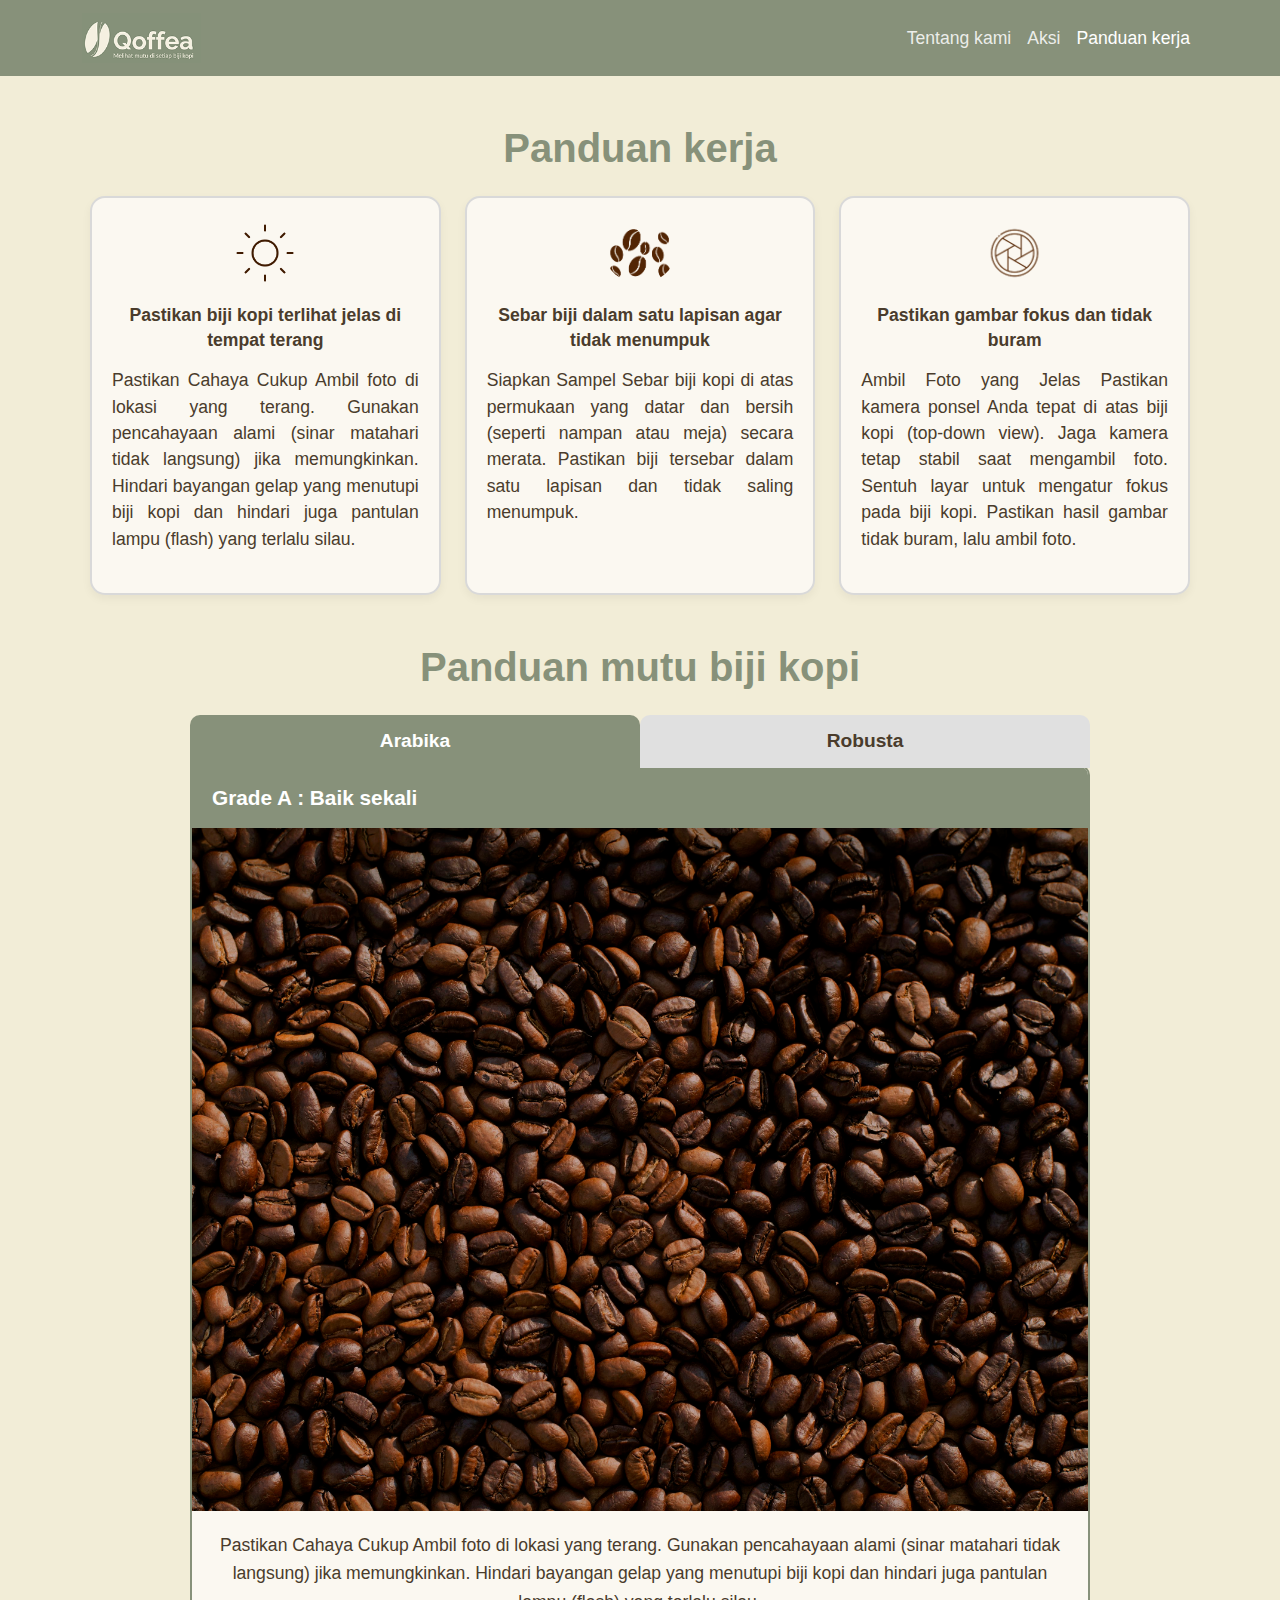
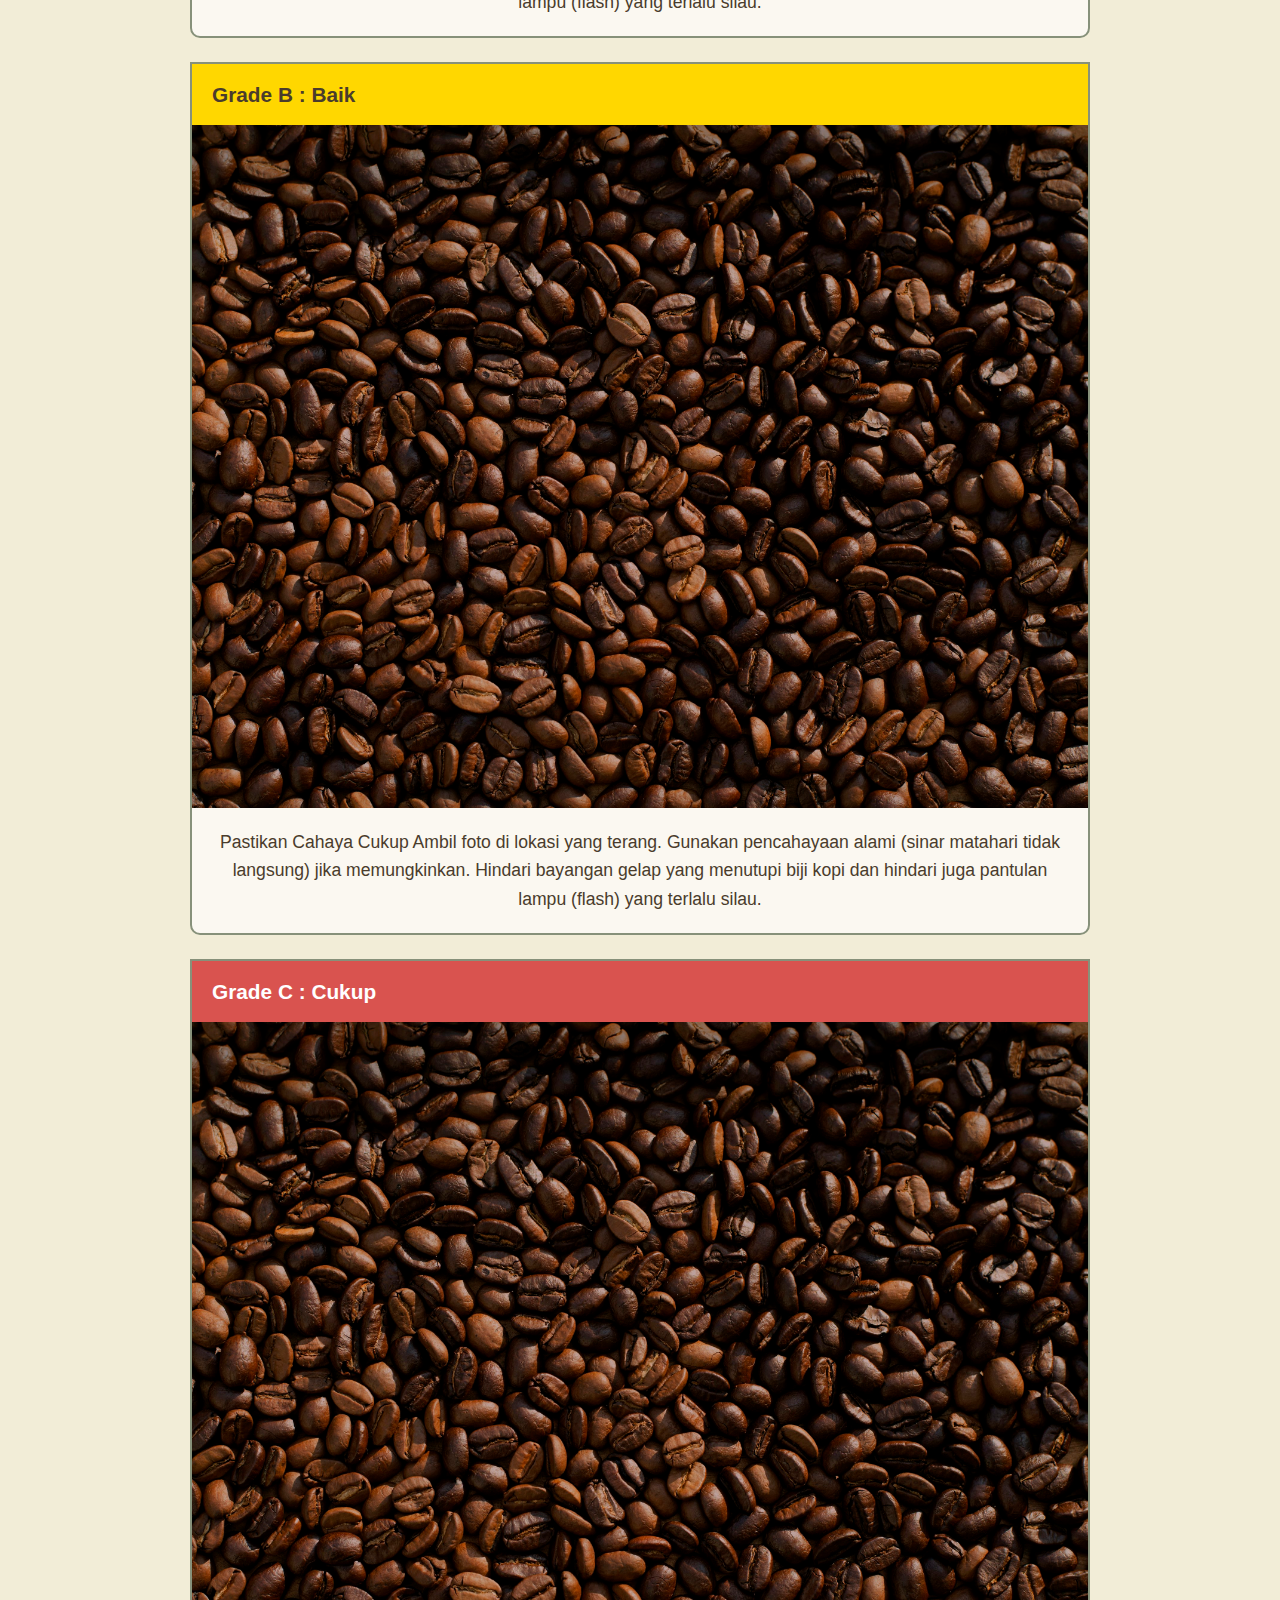
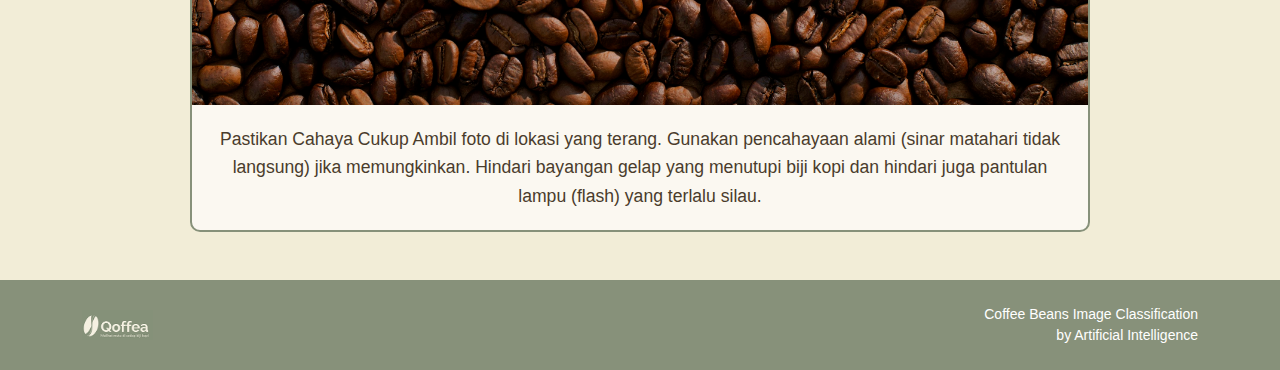
<file: Frontend-Qoffea/panduan.html>
<!DOCTYPE html>
<html lang="id">
<head>
    <meta charset="UTF-8">
    <meta name="viewport" content="width=device-width, initial-scale=1.0">
    <title>Panduan Kerja | Qoffea</title>
    
    <link href="https://cdn.jsdelivr.net/npm/bootstrap@5.3.3/dist/css/bootstrap.min.css" rel="stylesheet" integrity="sha384-QWTKZyjpPEjISv5WaRU9OFeRpok6YctnYmDr5pNlyT2bRjXh0JMhjY6hW+ALEwIH" crossorigin="anonymous">
    
    <link rel="stylesheet" href="style.css">
</head>
<body>

    <header class="site-header">
        <nav class="navbar navbar-expand-lg navbar-dark container">
            <div class="container-fluid">
                <a class="navbar-brand site-logo" href="#">
                    <img src="Assets/Logo Qoffe Baru.png" alt="Qoffea Logo" height="50">
                </a>
                <button class="navbar-toggler" type="button" data-bs-toggle="collapse" data-bs-target="#navbarNav" aria-controls="navbarNav" aria-expanded="false" aria-label="Toggle navigation">
                    <span class="navbar-toggler-icon"></span>
                </button>
                <div class="collapse navbar-collapse justify-content-end" id="navbarNav">
                    <ul class="navbar-nav site-nav">
                        <li class="nav-item">
                            <a class="nav-link" href="index.html">Tentang kami</a>
                        </li>
                        <li class="nav-item">
                            <a class="nav-link" href="aksi.html">Aksi</a>
                        </li>
                        <li class="nav-item">
                            <a class="nav-link active" href="panduan.html">Panduan kerja</a> </li>
                    </ul>
                </div>
            </div>
        </nav>
    </header>

    <main class="main-content py-4 py-md-5">
        <div class="container-fluid">
            
            <section class="top-guide-section text-center mb-5 mx-auto" style="max-width: 1100px;">
                <h2 class="page-title mb-4">Panduan kerja</h2>
                
                <div class="row g-4 justify-content-center">
                    <div class="col-12 col-md-4">
                        <div class="guide-card">
                            <img src="Assets/ikon_matahari.png" alt="Ikon Matahari" class="guide-card__icon">
                            <h5 class="guide-card__title">Pastikan biji kopi terlihat jelas di tempat terang</h5>
                            <p class="guide-card__text">Pastikan Cahaya Cukup Ambil foto di lokasi yang terang. Gunakan pencahayaan alami (sinar matahari tidak langsung) jika memungkinkan. Hindari bayangan gelap yang menutupi biji kopi dan hindari juga pantulan lampu (flash) yang terlalu silau.</p>
                        </div>
                    </div>
                    <div class="col-12 col-md-4">
                        <div class="guide-card">
                            <img src="Assets/ikon_biji_kopi.png" alt="Ikon Biji Kopi" class="guide-card__icon">
                            <h5 class="guide-card__title">Sebar biji dalam satu lapisan agar tidak menumpuk</h5>
                            <p class="guide-card__text">Siapkan Sampel Sebar biji kopi di atas permukaan yang datar dan bersih (seperti nampan atau meja) secara merata. Pastikan biji tersebar dalam satu lapisan dan tidak saling menumpuk.</p>
                        </div>
                    </div>
                    <div class="col-12 col-md-4">
                        <div class="guide-card">
                            <img src="Assets/ikon_kamera.png" alt="Ikon Fokus" class="guide-card__icon">
                            <h5 class="guide-card__title">Pastikan gambar fokus dan tidak buram</h5>
                            <p class="guide-card__text">Ambil Foto yang Jelas Pastikan kamera ponsel Anda tepat di atas biji kopi (top-down view). Jaga kamera tetap stabil saat mengambil foto. Sentuh layar untuk mengatur fokus pada biji kopi. Pastikan hasil gambar tidak buram, lalu ambil foto.</p>
                        </div>
                    </div>
                </div>
            </section>

            <section class="mutu-guide-section mx-auto" style="max-width: 900px;">
                <h2 class="page-title text-center mb-4">Panduan mutu biji kopi</h2>

                <ul class="nav nav-tabs nav-justified" id="mutuTab" role="tablist">
                    <li class="nav-item" role="presentation">
                        <button class="nav-link active" id="arabika-tab" data-bs-toggle="tab" data-bs-target="#arabika-pane" type="button" role="tab" aria-controls="arabika-pane" aria-selected="true">
                            Arabika
                        </button>
                    </li>
                    <li class="nav-item" role="presentation">
                        <button class="nav-link" id="robusta-tab" data-bs-toggle="tab" data-bs-target="#robusta-pane" type="button" role="tab" aria-controls="robusta-pane" aria-selected="false">
                            Robusta
                        </button>
                    </li>
                </ul>

                <div class="tab-content" id="mutuTabContent">
                    
                    <div class="tab-pane fade show active" id="arabika-pane" role="tabpanel" aria-labelledby="arabika-tab" tabindex="0">
                        
                        <div class="grade-display-box mb-4">
                            <div class="grade-display-box__header header-grade-a">Grade A : Baik sekali</div>
                            <img src="Assets/coffe_beans.jpg" alt="Biji Kopi Grade A" class="grade-display-box__image">
                            <p class="grade-display-box__text">Pastikan Cahaya Cukup Ambil foto di lokasi yang terang. Gunakan pencahayaan alami (sinar matahari tidak langsung) jika memungkinkan. Hindari bayangan gelap yang menutupi biji kopi dan hindari juga pantulan lampu (flash) yang terlalu silau.</p>
                        </div>

                        <div class="grade-display-box mb-4">
                            <div class="grade-display-box__header header-grade-b">Grade B : Baik</div>
                            <img src="Assets/coffe_beans.jpg" alt="Biji Kopi Grade B" class="grade-display-box__image">
                            <p class="grade-display-box__text">Pastikan Cahaya Cukup Ambil foto di lokasi yang terang. Gunakan pencahayaan alami (sinar matahari tidak langsung) jika memungkinkan. Hindari bayangan gelap yang menutupi biji kopi dan hindari juga pantulan lampu (flash) yang terlalu silau.</p>
                        </div>

                        <div class="grade-display-box">
                            <div class="grade-display-box__header header-grade-c">Grade C : Cukup</div>
                            <img src="Assets/coffe_beans.jpg" alt="Biji Kopi Grade C" class="grade-display-box__image">
                            <p class="grade-display-box__text">Pastikan Cahaya Cukup Ambil foto di lokasi yang terang. Gunakan pencahayaan alami (sinar matahari tidak langsung) jika memungkinkan. Hindari bayangan gelap yang menutupi biji kopi dan hindari juga pantulan lampu (flash) yang terlalu silau.</p>
                        </div>

                    </div>
                    
                    <div class="tab-pane fade" id="robusta-pane" role="tabpanel" aria-labelledby="robusta-tab" tabindex="0">
                        <div class="text-center p-5">
                            <h3 class="text-qoffea-green">Konten Robusta</h3>
                            <p>Tampilkan panduan mutu biji kopi Robusta di sini.</p>
                        </div>
                    </div>
                </div>

            </section>

        </div>
    </main>

    <footer class="site-footer py-4">
        <div class="container site-footer__content d-flex flex-wrap justify-content-between align-items-center text-white">
            <img class="site-footer__logo" src="Assets/Logo Qoffe Baru.png" alt="Qoffea Logo" height="30">
            <div class="site-footer__credits text-end">
                <p class="mb-0 small">Coffee Beans Image Classification</p>
                <p class="mb-0 small">by Artificial Intelligence</p>
            </div>
        </div>
    </footer>

    <script src="https://cdn.jsdelivr.net/npm/bootstrap@5.3.3/dist/js/bootstrap.bundle.min.js" integrity="sha384-YvpcrYf0tY3lHB60NNkmXc5s9fDVZLESaAA55NDzOxhy9GkcIdslK1eN7N6jIeHz" crossorigin="anonymous"></script>
</body>
</html>
</file>
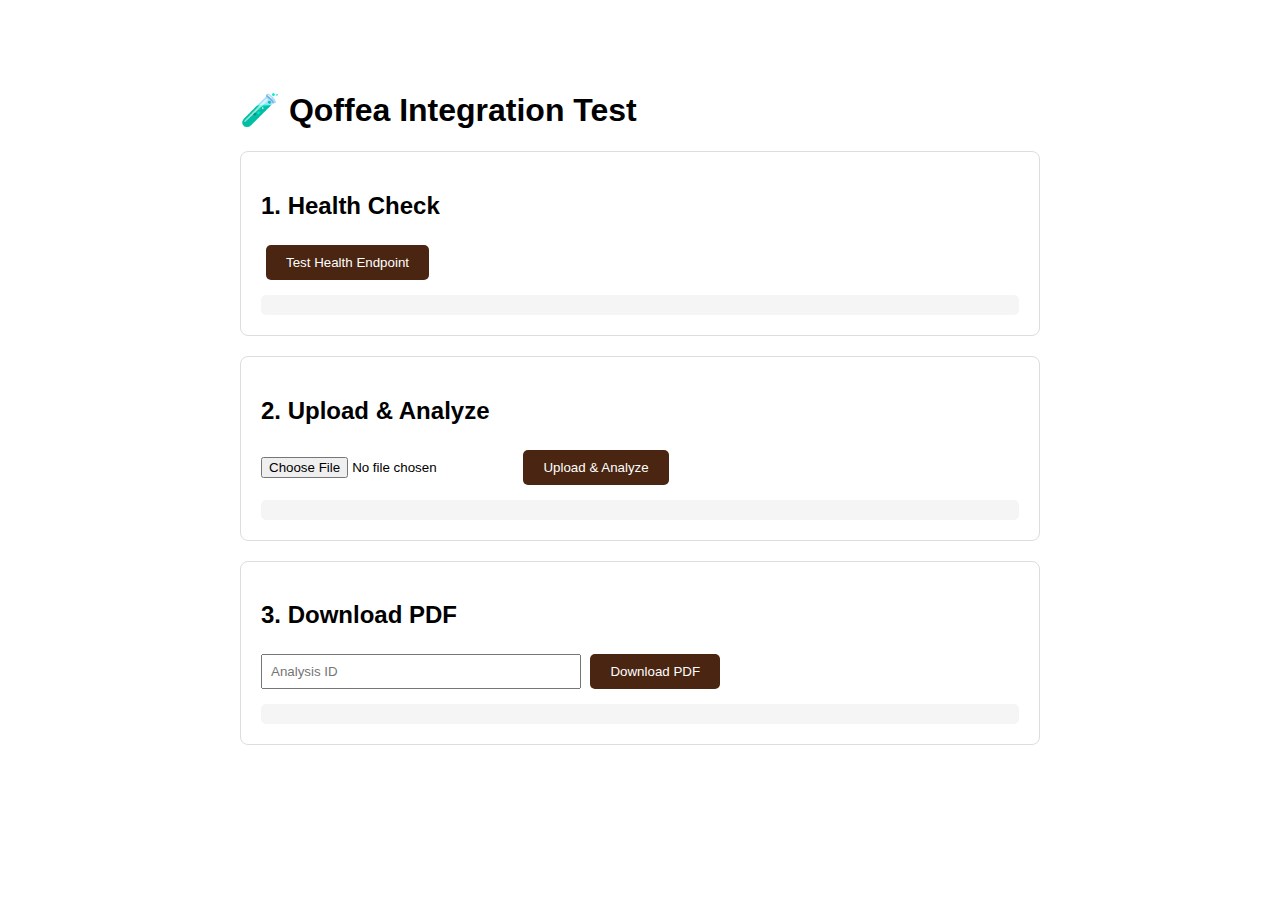
<file: Frontend-Qoffea/test-integration.html>
<!DOCTYPE html>
<html lang="id">
<head>
    <meta charset="UTF-8">
    <meta name="viewport" content="width=device-width, initial-scale=1.0">
    <title>Test Integration - Qoffea</title>
    <style>
        body {
            font-family: Arial, sans-serif;
            max-width: 800px;
            margin: 50px auto;
            padding: 20px;
        }
        .test-section {
            margin: 20px 0;
            padding: 20px;
            border: 1px solid #ddd;
            border-radius: 8px;
        }
        button {
            background: #4A2511;
            color: white;
            border: none;
            padding: 10px 20px;
            border-radius: 5px;
            cursor: pointer;
            margin: 5px;
        }
        button:hover {
            background: #6F4E37;
        }
        .result {
            margin-top: 10px;
            padding: 10px;
            background: #f5f5f5;
            border-radius: 5px;
            white-space: pre-wrap;
        }
        img {
            max-width: 100%;
            margin-top: 10px;
        }
    </style>
</head>
<body>
    <h1>🧪 Qoffea Integration Test</h1>
    
    <div class="test-section">
        <h2>1. Health Check</h2>
        <button onclick="testHealth()">Test Health Endpoint</button>
        <div id="healthResult" class="result"></div>
    </div>
    
    <div class="test-section">
        <h2>2. Upload & Analyze</h2>
        <input type="file" id="fileInput" accept="image/*">
        <button onclick="testUpload()">Upload & Analyze</button>
        <div id="uploadResult" class="result"></div>
        <div id="imagePreview"></div>
    </div>
    
    <div class="test-section">
        <h2>3. Download PDF</h2>
        <input type="text" id="analysisId" placeholder="Analysis ID" style="padding: 8px; width: 300px;">
        <button onclick="testDownloadPDF()">Download PDF</button>
        <div id="pdfResult" class="result"></div>
    </div>

    <script>
        const API_URL = 'http://127.0.0.1:5000/api';
        
        async function testHealth() {
            const resultDiv = document.getElementById('healthResult');
            resultDiv.textContent = 'Loading...';
            
            try {
                const response = await fetch(`${API_URL}/health`);
                const data = await response.json();
                resultDiv.textContent = JSON.stringify(data, null, 2);
            } catch (error) {
                resultDiv.textContent = 'Error: ' + error.message;
            }
        }
        
        async function testUpload() {
            const fileInput = document.getElementById('fileInput');
            const resultDiv = document.getElementById('uploadResult');
            const previewDiv = document.getElementById('imagePreview');
            
            if (!fileInput.files[0]) {
                alert('Please select a file first');
                return;
            }
            
            resultDiv.textContent = 'Uploading and analyzing...';
            previewDiv.innerHTML = '';
            
            try {
                const formData = new FormData();
                formData.append('file', fileInput.files[0]);
                formData.append('source', 'test');
                
                const response = await fetch(`${API_URL}/upload`, {
                    method: 'POST',
                    body: formData
                });
                
                const data = await response.json();
                resultDiv.textContent = JSON.stringify(data, null, 2);
                
                if (data.success && data.annotated_filename) {
                    const img = document.createElement('img');
                    img.src = `http://127.0.0.1:5000/uploads/${data.annotated_filename}`;
                    previewDiv.appendChild(img);
                    
                    // Set analysis ID for PDF test
                    document.getElementById('analysisId').value = data.analysis_id;
                }
            } catch (error) {
                resultDiv.textContent = 'Error: ' + error.message;
            }
        }
        
        async function testDownloadPDF() {
            const analysisId = document.getElementById('analysisId').value;
            const resultDiv = document.getElementById('pdfResult');
            
            if (!analysisId) {
                alert('Please enter analysis ID');
                return;
            }
            
            resultDiv.textContent = 'Generating PDF...';
            
            try {
                const response = await fetch(`${API_URL}/report/${analysisId}/download`);
                
                if (response.ok) {
                    const blob = await response.blob();
                    const url = window.URL.createObjectURL(blob);
                    const a = document.createElement('a');
                    a.href = url;
                    a.download = `qoffea_report_${analysisId}.pdf`;
                    document.body.appendChild(a);
                    a.click();
                    window.URL.revokeObjectURL(url);
                    document.body.removeChild(a);
                    
                    resultDiv.textContent = 'PDF downloaded successfully!';
                } else {
                    const error = await response.json();
                    resultDiv.textContent = 'Error: ' + JSON.stringify(error);
                }
            } catch (error) {
                resultDiv.textContent = 'Error: ' + error.message;
            }
        }
    </script>
</body>
</html>
</file>
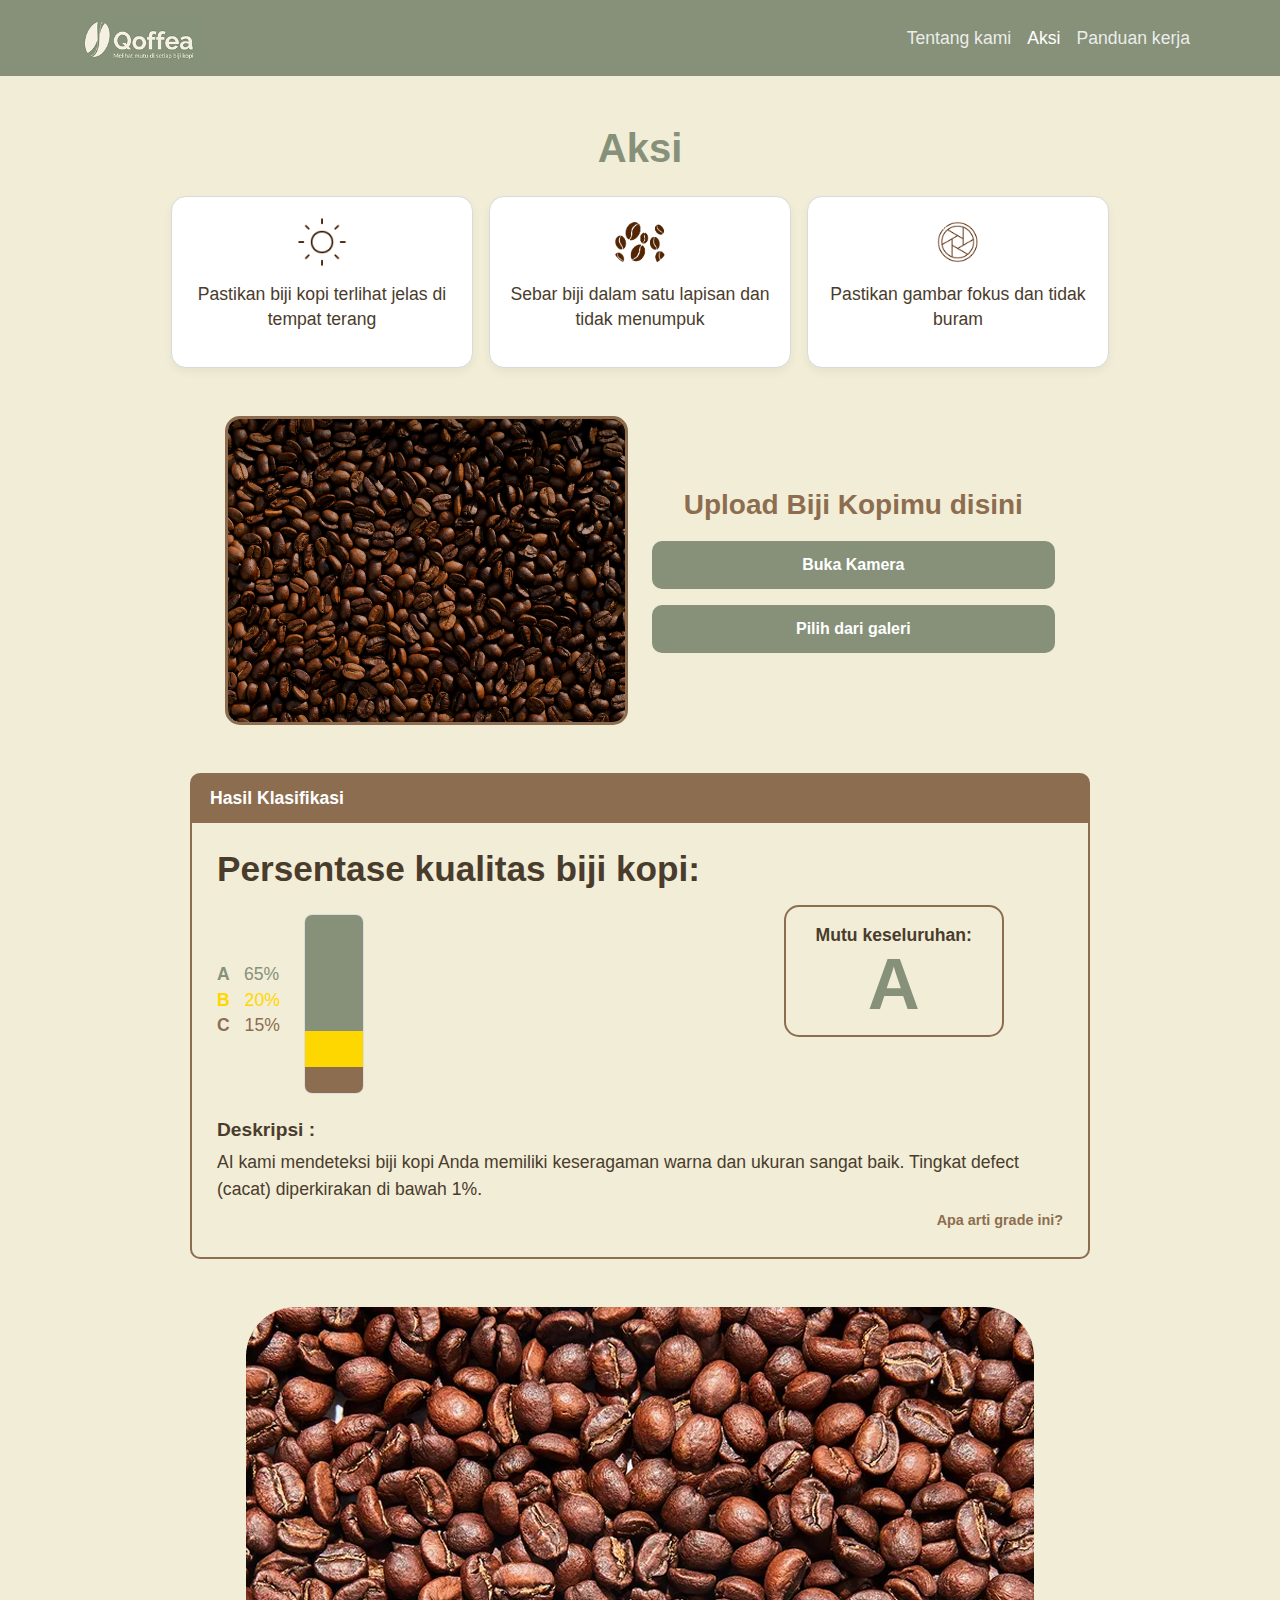
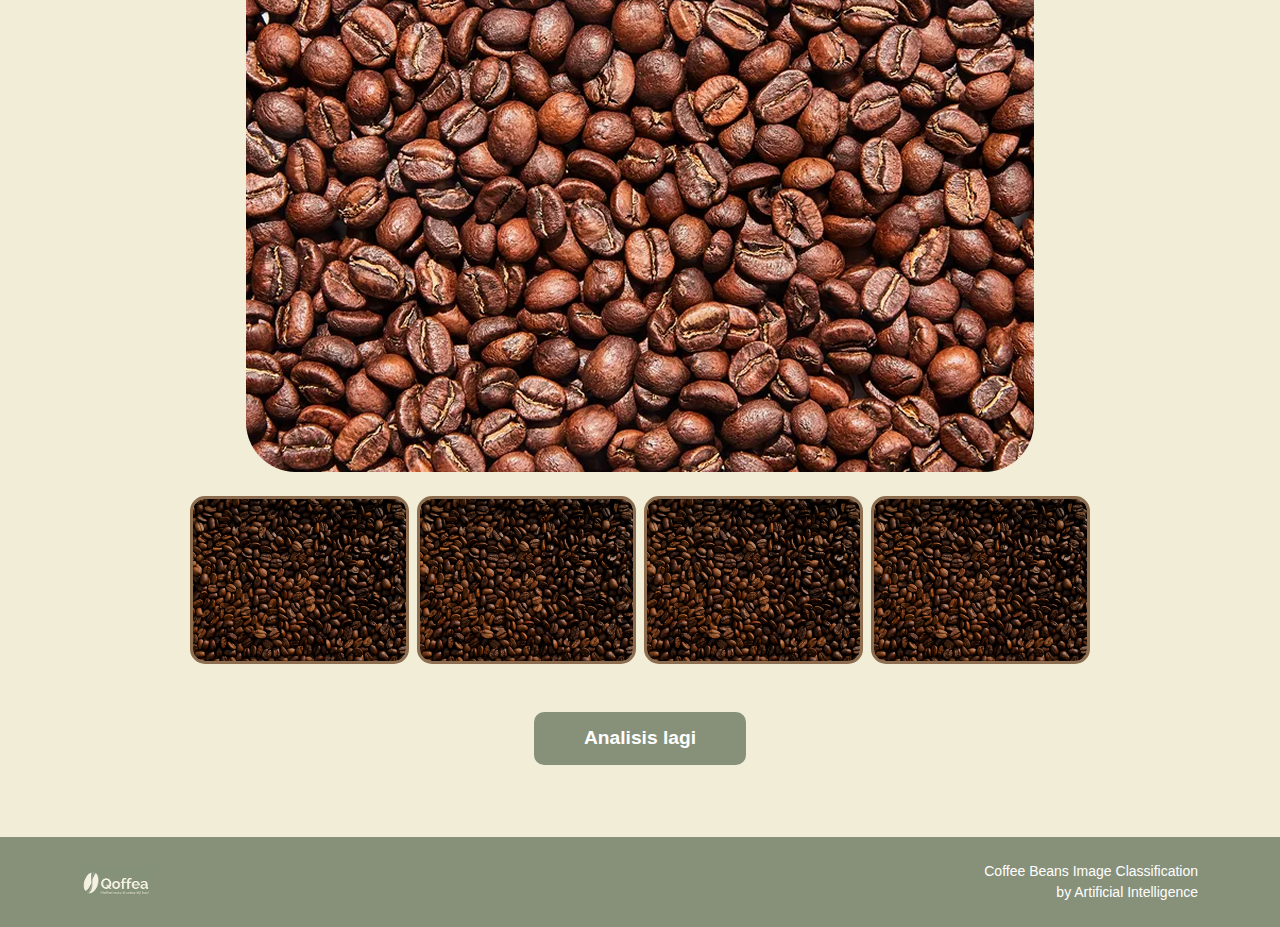
<file: Frontend-Qoffea/Qoffea-Design-2/aksi.html>
<!DOCTYPE html>
<html lang="id">
<head>
    <meta charset="UTF-8">
    <meta name="viewport" content="width=device-width, initial-scale=1.0">
    <title>Aksi | Qoffea</title>
    
    <link href="https://cdn.jsdelivr.net/npm/bootstrap@5.3.3/dist/css/bootstrap.min.css" rel="stylesheet" integrity="sha384-QWTKZyjpPEjISv5WaRU9OFeRpok6YctnYmDr5pNlyT2bRjXh0JMhjY6hW+ALEwIH" crossorigin="anonymous">
    
    <link rel="stylesheet" href="style.css">
</head>
<body>

    <header class="site-header">
        <nav class="navbar navbar-expand-lg navbar-dark container">
            <div class="container-fluid">
                <a class="navbar-brand site-logo" href="#">
                    <img src="../Qoffea-Design-2/Assets/Logo Qoffe Baru.png" alt="Qoffea Logo" height="50">
                </a>
                <button class="navbar-toggler" type="button" data-bs-toggle="collapse" data-bs-target="#navbarNav" aria-controls="navbarNav" aria-expanded="false" aria-label="Toggle navigation">
                    <span class="navbar-toggler-icon"></span>
                </button>
                <div class="collapse navbar-collapse justify-content-end" id="navbarNav">
                    <ul class="navbar-nav site-nav">
                        <li class="nav-item">
                            <a class="nav-link" href="index.html">Tentang kami</a> </li>
                        <li class="nav-item">
                            <a class="nav-link active" href="aksi.html">Aksi</a> </li>
                        <li class="nav-item">
                            <a class="nav-link" href="panduan.html">Panduan kerja</a>
                        </li>
                    </ul>
                </div>
            </div>
        </nav>
    </header>

    <main class="main-content py-4 py-md-5">
        <div class="container-fluid">
            
            <section class="text-center mb-4">
                <h2 class="page-title">Aksi</h2>
            </section>

            <section class="guide-section mb-5">
                <div class="row g-3 justify-content-center">
                    <div class="col-10 col-md-3">
                        <div class="guide-box">
                            <img src="../Qoffea-Design-2/Assets/ikon_matahari.png" alt="Ikon Matahari" class="guide-box__icon">
                            <p class="guide-box__text">Pastikan biji kopi terlihat jelas di tempat terang</p>
                        </div>
                    </div>
                    <div class="col-10 col-md-3">
                        <div class="guide-box">
                            <img src="../Qoffea-Design-2/Assets/ikon_biji_kopi.png" alt="Ikon Biji Kopi" class="guide-box__icon">
                            <p class="guide-box__text">Sebar biji dalam satu lapisan dan tidak menumpuk</p>
                        </div>
                    </div>
                    <div class="col-10 col-md-3">
                        <div class="guide-box">
                            <img src="../Qoffea-Design-2/Assets/ikon_kamera.png" alt="Ikon Fokus" class="guide-box__icon">
                            <p class="guide-box__text">Pastikan gambar fokus dan tidak buram</p>
                        </div>
                    </div>
                </div>
            </section>

            <section class="upload-section mb-5">
                <div class="row g-4 justify-content-center align-items-center">
                    <div class="col-10 col-md-4">
                        <img src="../Qoffea-Design-2/Assets/coffe_beans.jpg" alt="Preview Biji Kopi" class="upload-section__preview-image img-fluid">
                    </div>
                    <div class="col-10 col-md-4 text-center">
                        <h3 class="upload-section__title">Upload Biji Kopimu disini</h3>
                        <div class="d-grid gap-3">
                            <a href="#" class="btn btn-qoffea-secondary">Buka Kamera</a>
                            <a href="#" class="btn btn-qoffea-primary">Pilih dari galeri</a>
                        </div>
                    </div>
                </div>
            </section>

           <section class="results-section mx-auto mb-5" style="max-width: 900px;">
                <div class="results-section__header">
                    Hasil Klasifikasi
                </div>
                <div class="results-section__body">
                    <div class="row">
                        <div class="col-md-7">
                            <h4 class="results-section__title">Persentase kualitas biji kopi:</h4>
                            
                            <div class="d-flex align-items-center mt-4">
                                <div class="grade-text me-4">
                                    <p class="grade-text__item grade-text--a">A <span>65%</span></p>
                                    <p class="grade-text__item grade-text--b">B <span>20%</span></p>
                                    <p class="grade-text__item grade-text--c">C <span>15%</span></p>
                                </div>
                                <div class="stacked-bar-container">
                                    <div class="stacked-bar-segment segment-a" style="height: 65%;" title="Grade A: 65%"></div>
                                    <div class="stacked-bar-segment segment-b" style="height: 20%;" title="Grade B: 20%"></div>
                                    <div class="stacked-bar-segment segment-c" style="height: 15%;" title="Grade C: 15%"></div>
                                </div>
                            </div>
                        </div>

                        <div class="col-md-5 d-flex align-items-center justify-content-center mt-4 mt-md-0">
                            <div class="overall-grade-box">
                                <p class="overall-grade-box__text mb-0">Mutu keseluruhan:</p>
                                <span class="overall-grade-box__grade">A</span>
                            </div>
                        </div>
                    </div>

                    <h5 class="results-section__desc-title mt-4">Deskripsi :</h5>
                    <p class="results-section__desc-text mb-0">AI kami mendeteksi biji kopi Anda memiliki keseragaman warna dan ukuran sangat baik. Tingkat defect (cacat) diperkirakan di bawah 1%.</p>
                    <a href="#" class="results-section__link d-block text-end mt-2">Apa arti grade ini?</a>
                </div>
            </section>

            <section class="analysis-image-section text-center mb-4">
                <img src="../Qoffea-Design-2/Assets/biji_kopi_1.png" alt="Gambar Analisis Biji Kopi" class="img-fluid">
            </section>

            <section class="samples-section text-center mx-auto mb-5" style="max-width: 900px;">
                <div class="row g-2 justify-content-center">
                    <div class="col-3 col-md-3">
                        <img src="../Qoffea-Design-2/Assets/coffe_beans.jpg" alt="Sampel 1" class="samples-section__image img-fluid">
                    </div>
                    <div class="col-3 col-md-3">
                        <img src="../Qoffea-Design-2/Assets/coffe_beans.jpg" alt="Sampel 2" class="samples-section__image img-fluid">
                    </div>
                    <div class="col-3 col-md-3">
                        <img src="../Qoffea-Design-2/Assets/coffe_beans.jpg" alt="Sampel 3" class="samples-section__image img-fluid">
                    </div>
                    <div class="col-3 col-md-3">
                        <img src="../Qoffea-Design-2/Assets/coffe_beans.jpg" alt="Sampel 4" class="samples-section__image img-fluid">
                    </div>
                </div>
            </section>

            <section class="text-center mb-4">
                <a href="#" class="btn btn-qoffea-primary btn-analyze-again">Analisis lagi</a>
            </section>

        </div>
    </main>

    <footer class="site-footer py-4">
        <div class="container site-footer__content d-flex flex-wrap justify-content-between align-items-center text-white">
            <img class="site-footer__logo" src="../Qoffea-Design-2/Assets/Logo Qoffe Baru.png" alt="Qoffea Logo" height="30">
            <div class="site-footer__credits text-end">
                <p class="mb-0 small">Coffee Beans Image Classification</p>
                <p class="mb-0 small">by Artificial Intelligence</p>
            </div>
        </div>
    </footer>

    <script src="https://cdn.jsdelivr.net/npm/bootstrap@5.3.3/dist/js/bootstrap.bundle.min.js" integrity="sha384-YvpcrYf0tY3lHB60NNkmXc5s9fDVZLESaAA55NDzOxhy9GkcIdslK1eN7N6jIeHz" crossorigin="anonymous"></script>
</body>
</html>
</file>
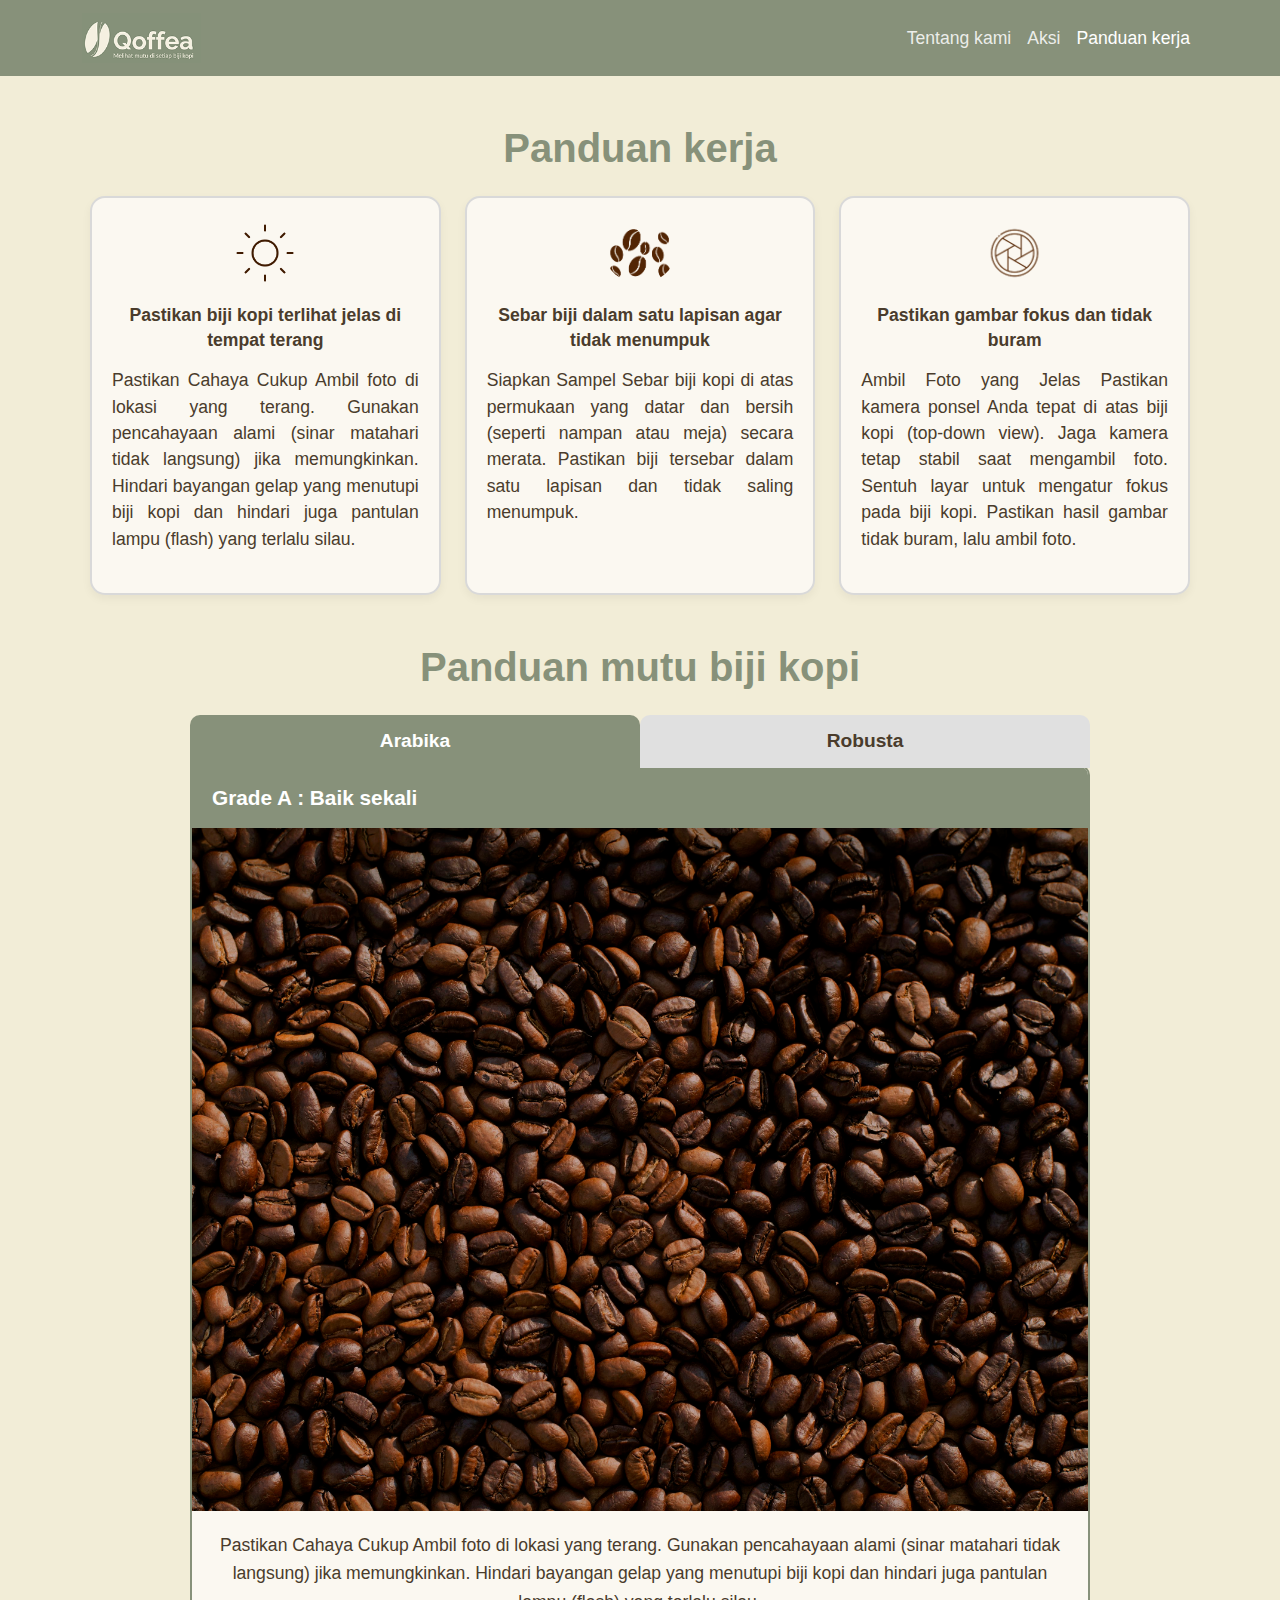
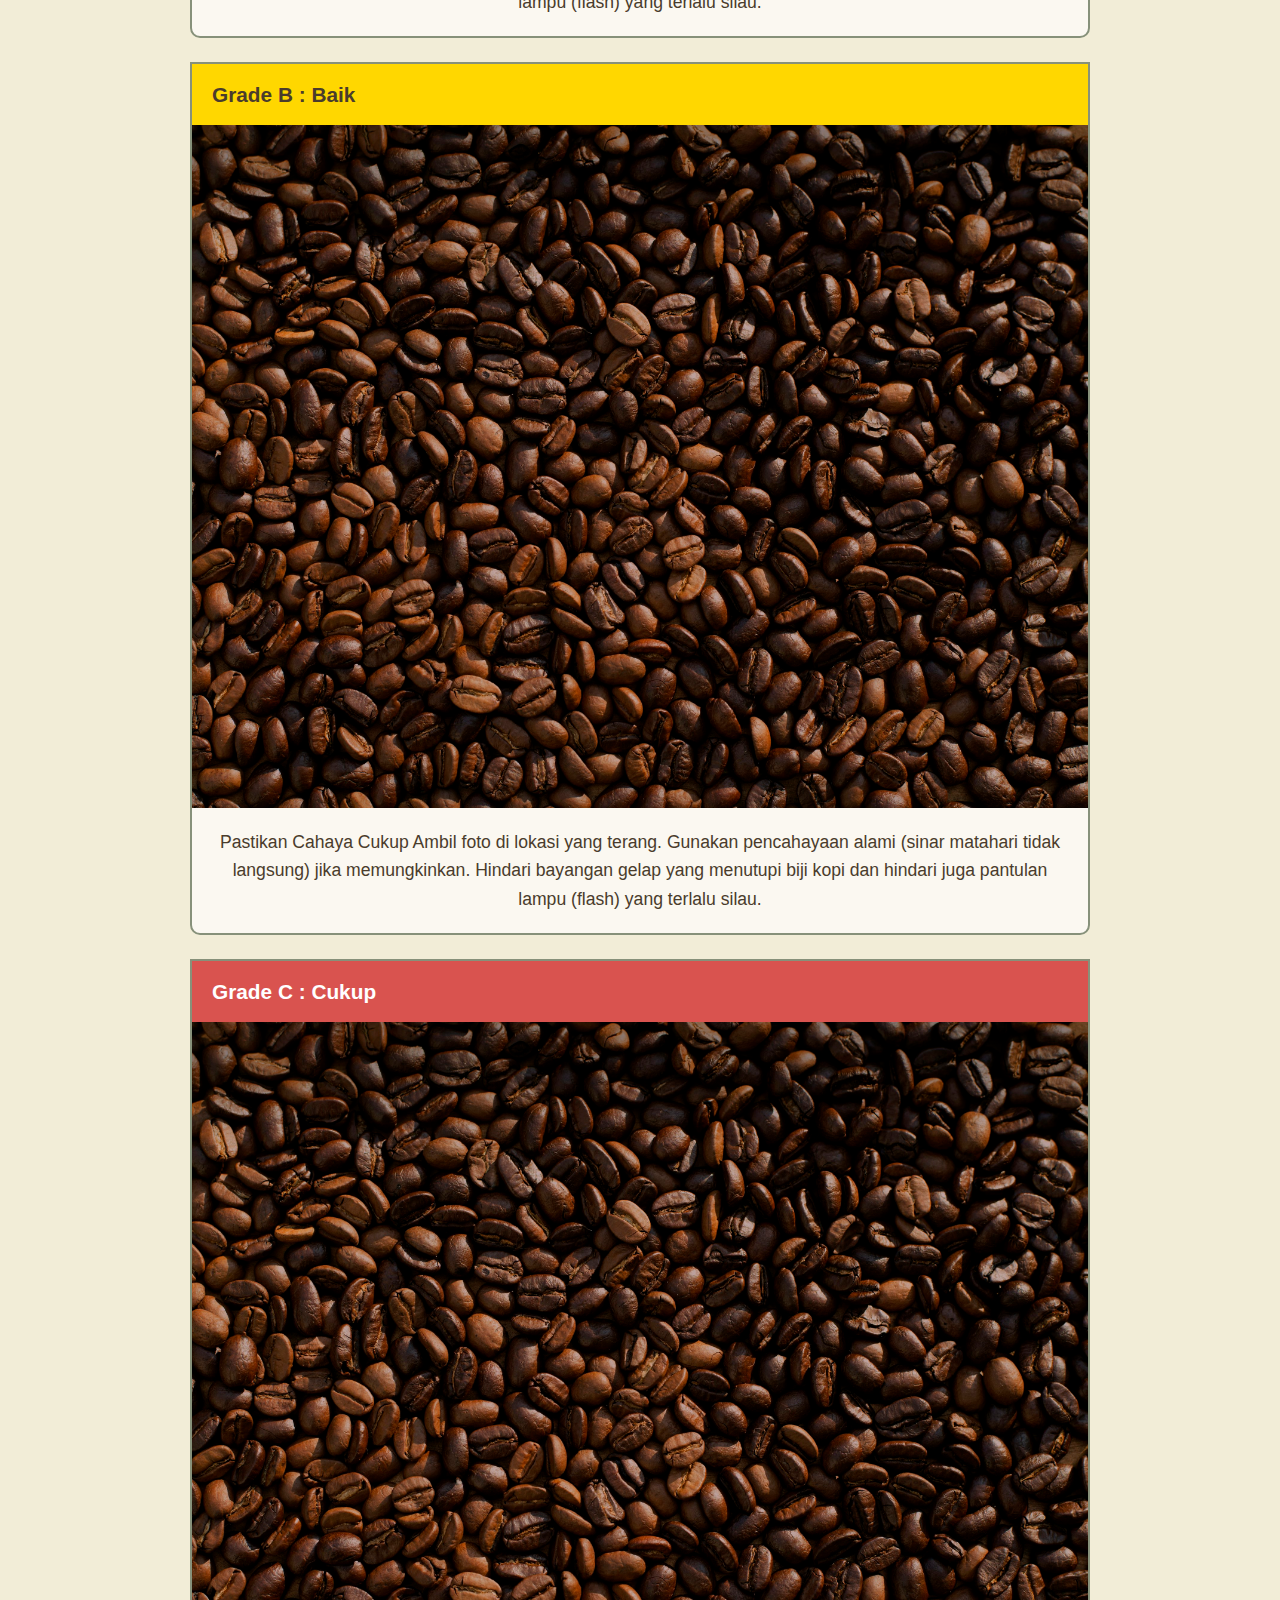
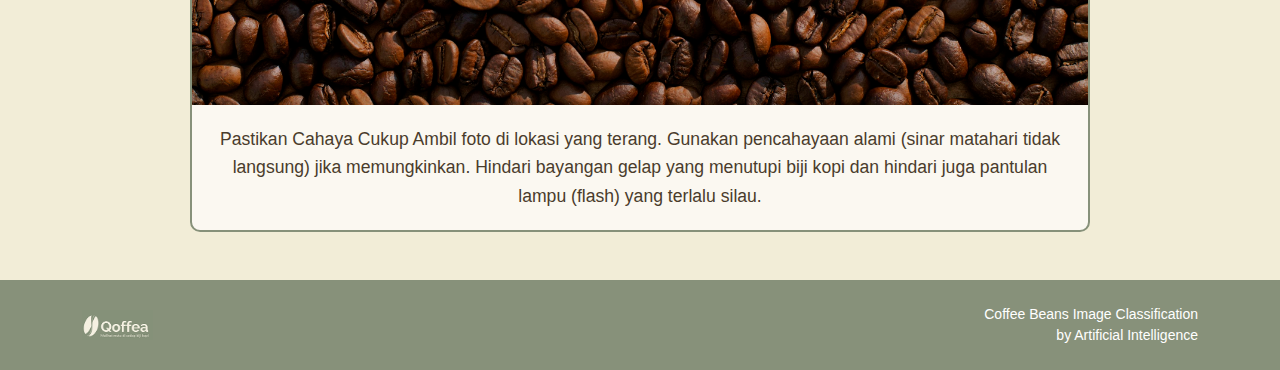
<file: Frontend-Qoffea/Qoffea-Design-2/panduan.html>
<!DOCTYPE html>
<html lang="id">
<head>
    <meta charset="UTF-8">
    <meta name="viewport" content="width=device-width, initial-scale=1.0">
    <title>Panduan Kerja | Qoffea</title>
    
    <link href="https://cdn.jsdelivr.net/npm/bootstrap@5.3.3/dist/css/bootstrap.min.css" rel="stylesheet" integrity="sha384-QWTKZyjpPEjISv5WaRU9OFeRpok6YctnYmDr5pNlyT2bRjXh0JMhjY6hW+ALEwIH" crossorigin="anonymous">
    
    <link rel="stylesheet" href="style.css">
</head>
<body>

    <header class="site-header">
        <nav class="navbar navbar-expand-lg navbar-dark container">
            <div class="container-fluid">
                <a class="navbar-brand site-logo" href="#">
                    <img src="../Qoffea-Design-2/Assets/Logo Qoffe Baru.png" alt="Qoffea Logo" height="50">
                </a>
                <button class="navbar-toggler" type="button" data-bs-toggle="collapse" data-bs-target="#navbarNav" aria-controls="navbarNav" aria-expanded="false" aria-label="Toggle navigation">
                    <span class="navbar-toggler-icon"></span>
                </button>
                <div class="collapse navbar-collapse justify-content-end" id="navbarNav">
                    <ul class="navbar-nav site-nav">
                        <li class="nav-item">
                            <a class="nav-link" href="index.html">Tentang kami</a>
                        </li>
                        <li class="nav-item">
                            <a class="nav-link" href="aksi.html">Aksi</a>
                        </li>
                        <li class="nav-item">
                            <a class="nav-link active" href="panduan.html">Panduan kerja</a> </li>
                    </ul>
                </div>
            </div>
        </nav>
    </header>

    <main class="main-content py-4 py-md-5">
        <div class="container-fluid">
            
            <section class="top-guide-section text-center mb-5 mx-auto" style="max-width: 1100px;">
                <h2 class="page-title mb-4">Panduan kerja</h2>
                
                <div class="row g-4 justify-content-center">
                    <div class="col-12 col-md-4">
                        <div class="guide-card">
                            <img src="../Qoffea-Design-2/Assets/ikon_matahari.png" alt="Ikon Matahari" class="guide-card__icon">
                            <h5 class="guide-card__title">Pastikan biji kopi terlihat jelas di tempat terang</h5>
                            <p class="guide-card__text">Pastikan Cahaya Cukup Ambil foto di lokasi yang terang. Gunakan pencahayaan alami (sinar matahari tidak langsung) jika memungkinkan. Hindari bayangan gelap yang menutupi biji kopi dan hindari juga pantulan lampu (flash) yang terlalu silau.</p>
                        </div>
                    </div>
                    <div class="col-12 col-md-4">
                        <div class="guide-card">
                            <img src="../Qoffea-Design-2/Assets/ikon_biji_kopi.png" alt="Ikon Biji Kopi" class="guide-card__icon">
                            <h5 class="guide-card__title">Sebar biji dalam satu lapisan agar tidak menumpuk</h5>
                            <p class="guide-card__text">Siapkan Sampel Sebar biji kopi di atas permukaan yang datar dan bersih (seperti nampan atau meja) secara merata. Pastikan biji tersebar dalam satu lapisan dan tidak saling menumpuk.</p>
                        </div>
                    </div>
                    <div class="col-12 col-md-4">
                        <div class="guide-card">
                            <img src="../Qoffea-Design-2/Assets/ikon_kamera.png" alt="Ikon Fokus" class="guide-card__icon">
                            <h5 class="guide-card__title">Pastikan gambar fokus dan tidak buram</h5>
                            <p class="guide-card__text">Ambil Foto yang Jelas Pastikan kamera ponsel Anda tepat di atas biji kopi (top-down view). Jaga kamera tetap stabil saat mengambil foto. Sentuh layar untuk mengatur fokus pada biji kopi. Pastikan hasil gambar tidak buram, lalu ambil foto.</p>
                        </div>
                    </div>
                </div>
            </section>

            <section class="mutu-guide-section mx-auto" style="max-width: 900px;">
                <h2 class="page-title text-center mb-4">Panduan mutu biji kopi</h2>

                <ul class="nav nav-tabs nav-justified" id="mutuTab" role="tablist">
                    <li class="nav-item" role="presentation">
                        <button class="nav-link active" id="arabika-tab" data-bs-toggle="tab" data-bs-target="#arabika-pane" type="button" role="tab" aria-controls="arabika-pane" aria-selected="true">
                            Arabika
                        </button>
                    </li>
                    <li class="nav-item" role="presentation">
                        <button class="nav-link" id="robusta-tab" data-bs-toggle="tab" data-bs-target="#robusta-pane" type="button" role="tab" aria-controls="robusta-pane" aria-selected="false">
                            Robusta
                        </button>
                    </li>
                </ul>

                <div class="tab-content" id="mutuTabContent">
                    
                    <div class="tab-pane fade show active" id="arabika-pane" role="tabpanel" aria-labelledby="arabika-tab" tabindex="0">
                        
                        <div class="grade-display-box mb-4">
                            <div class="grade-display-box__header header-grade-a">Grade A : Baik sekali</div>
                            <img src="../Qoffea-Design-2/Assets/coffe_beans.jpg" alt="Biji Kopi Grade A" class="grade-display-box__image">
                            <p class="grade-display-box__text">Pastikan Cahaya Cukup Ambil foto di lokasi yang terang. Gunakan pencahayaan alami (sinar matahari tidak langsung) jika memungkinkan. Hindari bayangan gelap yang menutupi biji kopi dan hindari juga pantulan lampu (flash) yang terlalu silau.</p>
                        </div>

                        <div class="grade-display-box mb-4">
                            <div class="grade-display-box__header header-grade-b">Grade B : Baik</div>
                            <img src="../Qoffea-Design-2/Assets/coffe_beans.jpg" alt="Biji Kopi Grade B" class="grade-display-box__image">
                            <p class="grade-display-box__text">Pastikan Cahaya Cukup Ambil foto di lokasi yang terang. Gunakan pencahayaan alami (sinar matahari tidak langsung) jika memungkinkan. Hindari bayangan gelap yang menutupi biji kopi dan hindari juga pantulan lampu (flash) yang terlalu silau.</p>
                        </div>

                        <div class="grade-display-box">
                            <div class="grade-display-box__header header-grade-c">Grade C : Cukup</div>
                            <img src="../Qoffea-Design-2/Assets/coffe_beans.jpg" alt="Biji Kopi Grade C" class="grade-display-box__image">
                            <p class="grade-display-box__text">Pastikan Cahaya Cukup Ambil foto di lokasi yang terang. Gunakan pencahayaan alami (sinar matahari tidak langsung) jika memungkinkan. Hindari bayangan gelap yang menutupi biji kopi dan hindari juga pantulan lampu (flash) yang terlalu silau.</p>
                        </div>

                    </div>
                    
                    <div class="tab-pane fade" id="robusta-pane" role="tabpanel" aria-labelledby="robusta-tab" tabindex="0">
                        <div class="text-center p-5">
                            <h3 class="text-qoffea-green">Konten Robusta</h3>
                            <p>Tampilkan panduan mutu biji kopi Robusta di sini.</p>
                        </div>
                    </div>
                </div>

            </section>

        </div>
    </main>

    <footer class="site-footer py-4">
        <div class="container site-footer__content d-flex flex-wrap justify-content-between align-items-center text-white">
            <img class="site-footer__logo" src="../Qoffea-Design-2/Assets/Logo Qoffe Baru.png" alt="Qoffea Logo" height="30">
            <div class="site-footer__credits text-end">
                <p class="mb-0 small">Coffee Beans Image Classification</p>
                <p class="mb-0 small">by Artificial Intelligence</p>
            </div>
        </div>
    </footer>

    <script src="https://cdn.jsdelivr.net/npm/bootstrap@5.3.3/dist/js/bootstrap.bundle.min.js" integrity="sha384-YvpcrYf0tY3lHB60NNkmXc5s9fDVZLESaAA55NDzOxhy9GkcIdslK1eN7N6jIeHz" crossorigin="anonymous"></script>
</body>
</html>
</file>
<file: frontend-lama/style.css>
:root {
    --bg-main: #F5F0E1;          
    --bg-highlight: #D4AA3F;      
    --bg-accent: #90A18D;         
    --text-primary: #4A2C1C;      
    --text-grey: #A0A0A0;         
    --card-white: #FFFFFF;        
    
    --btn-accent: var(--bg-accent);
    --btn-accent-hover: #7E907B;  

    --btn-primary-blue: #606FF3;
    --btn-primary-blue-hover: #505ED4;
    --bg-drag-zone: #FCFBF9;
    --border-drag-zone: #E0DBCD;
    --btn-cancel-bg: #F5F0E1; 
    --btn-cancel-border: #D1C9B7;
}

body {
    background-color: var(--bg-main);
    font-family: 'Poppins', sans-serif;
    color: var(--text-primary);
}

.navbar {
    background-color: var(--bg-accent);
}

.navbar-brand, .nav-link {
    color: var(--card-white) !important;
    font-weight: 500;
}

.navbar-brand {
    font-weight: 700;
    font-size: 1.5rem;
}

.hero-section {
    padding: 4rem 0;
}

.hero-logo-placeholder {
    font-size: 12rem;
    line-height: 1;
    color: var(--text-primary);
}

.hero-section h1 {
    font-weight: 700;
    color: var(--text-primary);
}

.how-to-section {
    background-color: var(--bg-highlight);
    padding: 4rem 0;
}

.how-to-card {
    background-color: var(--card-white);
    border-radius: 15px;
    padding: 1.5rem;
    text-align: center;
    height: 100%;
    box-shadow: 0 4px 12px rgba(0,0,0,0.05);
}

.how-to-card i {
    font-size: 3rem;
    color: var(--text-primary);
}

.arrow-icon {
    font-size: 3rem;
    color: var(--text-primary);
}

.upload-section {
    padding: 4rem 0;
}

.upload-section img {
    border-radius: 15px;
    box-shadow: 0 4px 12px rgba(0,0,0,0.1);
}

.upload-section h4 {
    font-weight: 700;
    margin-bottom: 1.5rem;
}

.btn-upload {
    background-color: var(--btn-accent);
    color: white;
    border: none;
    padding: 0.75rem 1.5rem;
    font-size: 1.1rem;
    font-weight: 500;
    border-radius: 10px;
}

.btn-upload:hover {
    background-color: var(--btn-accent-hover);
    color: white;
}

.footer {
    background-color: var(--bg-accent);
    padding: 2.5rem 0;
    color: var(--card-white);
}

.footer-logo {
    color: var(--card-white);
    font-weight: 700;
    font-size: 1.5rem;
    text-decoration: none;
}

.hero-logo-placeholder {
    font-size: 12rem;
    line-height: 1;
    color: var(--text-primary);
}

.qoffea-modal-content {
    background-color: var(--bg-main);
    border-radius: 20px;
    border: none;
    box-shadow: 0 10px 30px rgba(0,0,0,0.1);
}

.qoffea-modal-content .modal-body {
    padding: 2rem 2.5rem;
}

.qoffea-modal-content .modal-title {
    color: var(--text-primary);
    font-weight: 700;
    font-size: 1.75rem;
}

.qoffea-modal-content .modal-body > p {
    color: var(--text-primary);
    font-size: 1rem;
}

.drag-drop-zone {
    background-color: var(--bg-drag-zone);
    border: 2px dashed var(--border-drag-zone);
    border-radius: 15px;
    padding: 2.5rem 1.5rem;
    text-align: center;
    cursor: pointer;
    transition: background-color 0.2s ease;
    width: 100%; 
}

.drag-drop-zone:hover {
    background-color: #F8F5EC; 
}

.drag-drop-zone i {
    font-size: 2.5rem;
    color: var(--text-primary);
}

.drag-drop-zone p {
    margin-bottom: 0.25rem;
    color: var(--text-primary);
}

.drag-drop-zone .text-muted {
    color: var(--text-grey) !important;
    font-size: 0.9rem;
}

.qoffea-modal-content .modal-footer {
    border-top: none;
    padding: 0 2.5rem 2rem 2.5rem;
    display: grid;
    grid-template-columns: 1fr 1fr; 
    gap: 1rem;
}

.btn-modal-cancel, .btn-modal-primary {
    padding: 0.75rem 1rem;
    font-size: 1rem;
    font-weight: 500;
    border-radius: 10px;
    border: 2px solid transparent;
    text-align: center;
}

.btn-modal-cancel {
    background-color: var(--btn-cancel-bg);
    border-color: var(--btn-cancel-border);
    color: var(--text-primary);
}
.btn-modal-cancel:hover {
    background-color: var(--border-drag-zone);
}

.btn-modal-primary {
    background-color: var(--btn-primary-blue);
    color: white;
    cursor: pointer; 
}
.btn-modal-primary:hover {
    background-color: var(--btn-primary-blue-hover);
    color: white;
}



.camera-section {
    padding: 4rem 0;
    background-color: var(--bg-main);
    min-height: calc(100vh - 87px - 130px); 
}


.camera-view-wrapper {
    position: relative;
    background-color: #e9e9e9; 
    border-radius: 20px;
    width: 100%;
    max-width: 640px;
    margin: 0 auto;
    aspect-ratio: 16 / 9; 
    overflow: hidden; 
    border: 1px solid var(--border-drag-zone);
}

.camera-dummy-feed {
    display: flex;
    align-items: center;
    justify-content: center;
    width: 100%;
    height: 100%;
    color: var(--text-grey);
    font-size: 1.25rem;
}

.shutter-button {
    background-color: #E74C3C; 
    border: 5px solid white;
    border-radius: 50%; 
    width: 80px;
    height: 80px;
    color: white;
    font-size: 2.5rem; 
    cursor: pointer;
    transition: all 0.2s ease;
    box-shadow: 0 4px 10px rgba(0,0,0,0.2);
    
    display: inline-flex;
    align-items: center;
    justify-content: center;
    padding: 0;
}

.shutter-button:hover {
    background-color: #C0392B; 
    transform: scale(1.05);
}
</file>
<file: Landing_Page/style.css>
:root {
    --bg-main: #F5F0E1;          
    --bg-highlight: #D4AA3F;      
    --bg-accent: #90A18D;         
    --text-primary: #4A2C1C;      
    --text-grey: #A0A0A0;         
    --card-white: #FFFFFF;        
    
    --btn-accent: var(--bg-accent);
    --btn-accent-hover: #7E907B;  

    --btn-primary-blue: #606FF3;
    --btn-primary-blue-hover: #505ED4;
    --bg-drag-zone: #FCFBF9;
    --border-drag-zone: #E0DBCD;
    --btn-cancel-bg: #F5F0E1; 
    --btn-cancel-border: #D1C9B7;
}

body {
    background-color: var(--bg-main);
    font-family: 'Poppins', sans-serif;
    color: var(--text-primary);
}

.navbar {
    background-color: var(--bg-accent);
}

.navbar-brand, .nav-link {
    color: var(--card-white) !important;
    font-weight: 500;
}

.navbar-brand {
    font-weight: 700;
    font-size: 1.5rem;
}

.hero-section {
    padding: 4rem 0;
}

.hero-logo-placeholder {
    font-size: 12rem;
    line-height: 1;
    color: var(--text-primary);
}

.hero-section h1 {
    font-weight: 700;
    color: var(--text-primary);
}

.how-to-section {
    background-color: var(--bg-highlight);
    padding: 4rem 0;
}

.how-to-card {
    background-color: var(--card-white);
    border-radius: 15px;
    padding: 1.5rem;
    text-align: center;
    height: 100%;
    box-shadow: 0 4px 12px rgba(0,0,0,0.05);
}

.how-to-card i {
    font-size: 3rem;
    color: var(--text-primary);
}

.arrow-icon {
    font-size: 3rem;
    color: var(--text-primary);
}

.upload-section {
    padding: 4rem 0;
}

.upload-section img {
    border-radius: 15px;
    box-shadow: 0 4px 12px rgba(0,0,0,0.1);
}

.upload-section h4 {
    font-weight: 700;
    margin-bottom: 1.5rem;
}

.btn-upload {
    background-color: var(--btn-accent);
    color: white;
    border: none;
    padding: 0.75rem 1.5rem;
    font-size: 1.1rem;
    font-weight: 500;
    border-radius: 10px;
}

.btn-upload:hover {
    background-color: var(--btn-accent-hover);
    color: white;
}

.footer {
    background-color: var(--bg-accent);
    padding: 2.5rem 0;
    color: var(--card-white);
}

.footer-logo {
    color: var(--card-white);
    font-weight: 700;
    font-size: 1.5rem;
    text-decoration: none;
}

.hero-logo-placeholder {
    font-size: 12rem;
    line-height: 1;
    color: var(--text-primary);
}

.qoffea-modal-content {
    background-color: var(--bg-main);
    border-radius: 20px;
    border: none;
    box-shadow: 0 10px 30px rgba(0,0,0,0.1);
}

.qoffea-modal-content .modal-body {
    padding: 2rem 2.5rem;
}

.qoffea-modal-content .modal-title {
    color: var(--text-primary);
    font-weight: 700;
    font-size: 1.75rem;
}

.qoffea-modal-content .modal-body > p {
    color: var(--text-primary);
    font-size: 1rem;
}

.drag-drop-zone {
    background-color: var(--bg-drag-zone);
    border: 2px dashed var(--border-drag-zone);
    border-radius: 15px;
    padding: 2.5rem 1.5rem;
    text-align: center;
    cursor: pointer;
    transition: background-color 0.2s ease;
    width: 100%; 
}

.drag-drop-zone:hover {
    background-color: #F8F5EC; /* Sedikit lebih gelap saat hover */
}

.drag-drop-zone i {
    font-size: 2.5rem;
    color: var(--text-primary);
}

.drag-drop-zone p {
    margin-bottom: 0.25rem;
    color: var(--text-primary);
}

.drag-drop-zone .text-muted {
    color: var(--text-grey) !important;
    font-size: 0.9rem;
}

.qoffea-modal-content .modal-footer {
    border-top: none;
    padding: 0 2.5rem 2rem 2.5rem;
    display: grid;
    grid-template-columns: 1fr 1fr; /* Tombol jadi sebelahan */
    gap: 1rem;
}

.btn-modal-cancel, .btn-modal-primary {
    padding: 0.75rem 1rem;
    font-size: 1rem;
    font-weight: 500;
    border-radius: 10px;
    border: 2px solid transparent;
    text-align: center;
}

.btn-modal-cancel {
    background-color: var(--btn-cancel-bg);
    border-color: var(--btn-cancel-border);
    color: var(--text-primary);
}
.btn-modal-cancel:hover {
    background-color: var(--border-drag-zone);
}

.btn-modal-primary {
    background-color: var(--btn-primary-blue);
    color: white;
    cursor: pointer; 
}
.btn-modal-primary:hover {
    background-color: var(--btn-primary-blue-hover);
    color: white;
}
</file>
<file: Frontend-Qoffea/Qoffea-Design-2/style.css>
:root {
    --qoffea-cream: #F2EDD7;
    --qoffea-dark-brown: #4A3C2C;
    --qoffea-mid-brown: #8D6D4F;
    --qoffea-green: #87917a;
    --qoffea-yellow: #FFD700;
    --qoffea-grey: #D9D9D9;
}

body {
    font-family: Arial, sans-serif;
    color: var(--qoffea-dark-brown);
}

.site-header,
.site-footer {
    background-color: var(--qoffea-green);
}

.main-content {
    background-color: var(--qoffea-cream);
}


.main-content p {
    font-size: 1.1rem;
}

.section-divider {
    color: var(--qoffea-grey);
    border-color: var(--qoffea-grey);
    opacity: 0.5;
}


.intro-section__title {
    color: var(--qoffea-green);
    font-weight: bold;
}

.intro-section__subtitle {
    color: var(--qoffea-mid-brown);
}

.intro-section__description {
    text-align: justify;
}

.intro-section__description p {
    font-size: 20px;
}

.intro-section__description .tagline {
    text-align: center;
}

.definition-section__title {
    color: var(--qoffea-green);
    font-weight: bold;
    font-size: 2rem;
}


.brand-tagline-section__text {
    color: var(--qoffea-mid-brown);
    font-style: italic;
    font-size: 1.2rem;
}


.team-section__title {
    color: var(--qoffea-green);
    font-weight: bold;
    font-size: 2rem;
}

.team-member-placeholder {
    background-color: var(--qoffea-grey);
    height: 180px;
    border-radius: 0.375rem;
}


.sponsors-section__title {
    color: var(--qoffea-green);
    font-weight: bold;
    font-size: 2rem;
}


.navbar-dark .navbar-nav .nav-link {
    color: rgba(255, 255, 255, 0.85);
    font-size: 1.1rem; 
}

.navbar-dark .navbar-nav .nav-link:hover,
.navbar-dark .navbar-nav .nav-link.active {
    color: #ffffff;
}

.page-title {
    color: var(--qoffea-green);
    font-weight: bold;
    font-size: 2.5rem;
}

/* === Bagian Panduan === */
.guide-box {
    background-color: #FFFFFF;
    border-radius: 15px;
    padding: 20px 15px;
    text-align: center;
    height: 100%;
    box-shadow: 0 4px 10px rgba(0,0,0,0.05);
    border: 1px solid var(--qoffea-grey);
}

.guide-box__icon {
    height: 50px;
    margin-bottom: 15px;
    border-radius: 50%;
}

.guide-box__text {
    color: var(--qoffea-dark-brown);
    font-size: 0.95rem;
    line-height: 1.4;
}

/* === Bagian Upload === */
.upload-section__preview-image {
    border-radius: 15px;
    border: 3px solid var(--qoffea-mid-brown);
}

.upload-section__title {
    color: var(--qoffea-mid-brown);
    font-weight: bold;
    margin-bottom: 20px;
}

/* Tombol Kustom Qoffea */
.btn-qoffea-primary {
    background-color: var(--qoffea-green);
    color: #FFFFFF;
    font-weight: bold;
    padding: 12px;
    border: none;
    border-radius: 10px;
}
.btn-qoffea-primary:hover {
    background-color: #7a836f;
    color: #FFFFFF;
}

.btn-qoffea-secondary {
    background-color: var(--qoffea-green);
    color: #FFFFFF;
    font-weight: bold;
    padding: 12px;
    border: none;
    border-radius: 10px;
}
.btn-qoffea-secondary:hover {
    background-color: #b0b0b0;
    color: var(--qoffea-dark-brown);
}


/* === Bagian Hasil Klasifikasi === */
.results-section__header {
    background-color: var(--qoffea-mid-brown);
    color: #FFFFFF;
    padding: 12px 20px;
    font-weight: bold;
    font-size: 1.1rem;
    border-radius: 10px 10px 0 0;
}

.results-section__body {
    border: 2px solid var(--qoffea-mid-brown);
    border-top: none;
    padding: 25px;
    border-radius: 0 0 10px 10px;
    background-color: #FBF8F1;
}

.results-section__title {
    font-weight: bold;
    color: var(--qoffea-dark-brown);
}


.results-section__desc-title {
    font-weight: bold;
    margin-top: 15px;
    font-size: 1.1rem;
}

.results-section__desc-text {
    font-size: 1rem;
    line-height: 1.5;
}




.analysis-image-section .img-fluid {
    border-radius: 15px;
}

.samples-section__image {
    border-radius: 15px;
    border: 3px solid var(--qoffea-mid-brown);
}

.btn-analyze-again {
    font-size: 1.2rem;
    padding: 12px 50px;
}

.results-section__header {
    background-color: var(--qoffea-mid-brown);
    color: #FFFFFF;
    padding: 12px 20px;
    font-weight: bold;
    font-size: 1.1rem;
    border-radius: 10px 10px 0 0;
}

.results-section__body {
    border: 2px solid var(--qoffea-mid-brown);
    border-top: none;
    padding: 25px;
    border-radius: 0 0 10px 10px;
    background-color: var(--qoffea-cream);
}

.results-section__title {
    font-weight: bold;
    color: var(--qoffea-dark-brown);
    font-size: 2.2rem;
    line-height: 1.2;
}

.grade-text__item {
    font-size: 2rem;
    font-weight: bold;
    margin-bottom: 0.5rem;
    line-height: 1;
}
.grade-text__item span {
    font-weight: 300;
    margin-left: 10px;
}
.grade-text--a { color: var(--qoffea-green); }
.grade-text--b { color: var(--qoffea-yellow); }
.grade-text--c { color: var(--qoffea-mid-brown); }


.stacked-bar-container {
    width: 60px;
    height: 180px;
    border-radius: 8px;
    overflow: hidden;
    display: flex;
    flex-direction: column;
    border: 1px solid #ddd;
}

.stacked-bar-segment {
    width: 100%;
    transition: height 0.3s ease;
}

.segment-a { background-color: var(--qoffea-green); }
.segment-b { background-color: var(--qoffea-yellow); }
.segment-c { background-color: var(--qoffea-mid-brown); }


.overall-grade-box {
    border: 2px solid var(--qoffea-mid-brown);
    border-radius: 15px;
    padding: 15px 25px;
    text-align: center;
    min-width: 220px;
    background-color: var(--qoffea-cream);
}

.overall-grade-box__text {
    color: var(--qoffea-dark-brown);
    font-size: 1.2rem;
    font-weight: bold;
}

.overall-grade-box__grade {
    font-size: 4.5rem;
    font-weight: bold;
    color: var(--qoffea-green);
    line-height: 1;
    display: block;
}
.results-section__desc-title {
    font-weight: bold;
    margin-top: 15px;
    font-size: 1.2rem;
    color: var(--qoffea-dark-brown);
}

.results-section__desc-text {
    font-size: 1rem;
    line-height: 1.5;
    color: var(--qoffea-dark-brown);
}

.results-section__link {
    text-decoration: none;
    color: var(--qoffea-mid-brown);
    font-size: 0.9rem;
    font-weight: bold;
}
.results-section__link:hover {
    color: var(--qoffea-dark-brown);
    text-decoration: underline;
}

/* ===
   STYLE HALAMAN PANDUAN KERJA
   Tambahkan ini di Bawah file style.css kamu
   === */

/* === Bagian Panduan Atas === */
.guide-card {
    background-color: #FBF8F1; /* Krem lebih muda */
    border-radius: 15px;
    padding: 25px 20px;
    height: 100%;
    border: 2px solid var(--qoffea-grey);
    box-shadow: 0 4px 10px rgba(0,0,0,0.05);
}

.guide-card__icon {
    height: 60px; /* Ukuran ikon */
    margin-bottom: 20px;
    border-radius: 50%;
}

.guide-card__title {
    font-weight: bold;
    color: var(--qoffea-dark-brown);
    font-size: 1.1rem;
    margin-bottom: 15px;
    line-height: 1.4;
}

.guide-card__text {
    font-size: 0.95rem;
    color: var(--qoffea-dark-brown);
    line-height: 1.5;
    text-align: justify;
}

/* === Bagian Panduan Mutu === */

/* Style untuk Tab */
.mutu-guide-section .nav-tabs {
    border-bottom: none; /* Hapus border default Bootstrap */
    margin-bottom: -2px; /* Menarik tab ke atas border konten */
}

.mutu-guide-section .nav-link {
    background-color: #E0E0E0; /* Warna abu-abu non-aktif */
    color: var(--qoffea-dark-brown);
    border: none;
    border-radius: 10px 10px 0 0;
    margin-right: 5px;
    font-weight: bold;
    font-size: 1.2rem;
    padding: 12px 20px;
}

.mutu-guide-section .nav-link.active {
    background-color: var(--qoffea-green); /* Warna hijau aktif */
    color: #FFFFFF;
    border: none;
}

/* Box Konten Grade */
.grade-display-box {
    border: 2px solid var(--qoffea-green); /* Border hijau */
    border-radius: 0 0 10px 10px; /* Radius hanya di bawah */
    overflow: hidden; /* Penting agar header tidak keluar box */
    background-color: #FBF8F1; /* Krem lebih muda */
}

/* Atur ulang radius jika tab-pane aktif */
.tab-pane.active .grade-display-box:first-of-type {
    border-radius: 0 0 10px 10px;
}
/* Khusus untuk tab-pane arabika (yang pertama) */
#arabika-pane .grade-display-box:first-of-type {
    border-radius: 0 10px 10px 10px; /* Radius beda di sudut kiri atas */
}
/* Khusus untuk tab-pane robusta (yang kedua) */
#robusta-pane .grade-display-box:first-of-type {
    border-radius: 10px 0 10px 10px; /* Radius beda di sudut kanan atas */
}


.grade-display-box__header {
    padding: 15px 20px;
    font-size: 1.3rem;
    font-weight: bold;
    color: #FFFFFF;
}

.grade-display-box__image {
    width: 100%;
    display: block;
}

.grade-display-box__text {
    padding: 20px;
    font-size: 0.95rem;
    text-align: center;
    color: var(--qoffea-dark-brown);
    margin-bottom: 0;
    line-height: 1.6;
}

/* Warna Header Grade */
.header-grade-a {
    background-color: var(--qoffea-green);
}
.header-grade-b {
    background-color: var(--qoffea-yellow);
    color: var(--qoffea-dark-brown); /* Teks gelap di atas kuning */
}
.header-grade-c {
    background-color: #D9534F; /* Merah (warna baru) */
}
</file>
<file: Frontend-Qoffea/style.css>
:root {
    --qoffea-cream: #F2EDD7;
    --qoffea-dark-brown: #4A3C2C;
    --qoffea-mid-brown: #8D6D4F;
    --qoffea-green: #87917a;
    --qoffea-yellow: #FFD700;
    --qoffea-grey: #D9D9D9;
}

body {
    font-family: Arial, sans-serif;
    color: var(--qoffea-dark-brown);
}

.site-header,
.site-footer {
    background-color: var(--qoffea-green);
}

.main-content {
    background-color: var(--qoffea-cream);
}


.main-content p {
    font-size: 1.1rem;
}

.section-divider {
    color: var(--qoffea-grey);
    border-color: var(--qoffea-grey);
    opacity: 0.5;
}


.intro-section__title {
    color: var(--qoffea-green);
    font-weight: bold;
}

.intro-section__subtitle {
    color: var(--qoffea-mid-brown);
}

.intro-section__description {
    text-align: justify;
}

.intro-section__description p {
    font-size: 20px;
}

.intro-section__description .tagline {
    text-align: center;
}

.definition-section__title {
    color: var(--qoffea-green);
    font-weight: bold;
    font-size: 2rem;
}


.brand-tagline-section__text {
    color: var(--qoffea-mid-brown);
    font-style: italic;
    font-size: 1.2rem;
}


.team-section__title {
    color: var(--qoffea-green);
    font-weight: bold;
    font-size: 2rem;
}

.team-member-placeholder {
    background-color: var(--qoffea-grey);
    height: 180px;
    border-radius: 0.375rem;
}


.sponsors-section__title {
    color: var(--qoffea-green);
    font-weight: bold;
    font-size: 2rem;
}


.navbar-dark .navbar-nav .nav-link {
    color: rgba(255, 255, 255, 0.85);
    font-size: 1.1rem; 
}

.navbar-dark .navbar-nav .nav-link:hover,
.navbar-dark .navbar-nav .nav-link.active {
    color: #ffffff;
}

.page-title {
    color: var(--qoffea-green);
    font-weight: bold;
    font-size: 2.5rem;
}

/* === Bagian Panduan === */
.guide-box {
    background-color: #FFFFFF;
    border-radius: 15px;
    padding: 20px 15px;
    text-align: center;
    height: 100%;
    box-shadow: 0 4px 10px rgba(0,0,0,0.05);
    border: 1px solid var(--qoffea-grey);
}

.guide-box__icon {
    height: 50px;
    margin-bottom: 15px;
    border-radius: 50%;
}

.guide-box__text {
    color: var(--qoffea-dark-brown);
    font-size: 0.95rem;
    line-height: 1.4;
}

/* === Bagian Upload === */
.upload-section__preview-image {
    border-radius: 15px;
    border: 3px solid var(--qoffea-mid-brown);
}

.upload-section__title {
    color: var(--qoffea-mid-brown);
    font-weight: bold;
    margin-bottom: 20px;
}

.btn-qoffea-primary {
    background-color: var(--qoffea-green);
    color: #FFFFFF;
    font-weight: bold;
    padding: 12px;
    border: none;
    border-radius: 10px;
}
.btn-qoffea-primary:hover {
    background-color: #7a836f;
    color: #FFFFFF;
}

.btn-qoffea-secondary {
    background-color: var(--qoffea-green);
    color: #FFFFFF;
    font-weight: bold;
    padding: 12px;
    border: none;
    border-radius: 10px;
}
.btn-qoffea-secondary:hover {
    background-color: #7a836f;
    color: white;
}

.results-section__header {
    background-color: var(--qoffea-mid-brown);
    color: #FFFFFF;
    padding: 12px 20px;
    font-weight: bold;
    font-size: 1.1rem;
    border-radius: 10px 10px 0 0;
}

.results-section__body {
    border: 2px solid var(--qoffea-mid-brown);
    border-top: none;
    padding: 25px;
    border-radius: 0 0 10px 10px;
    background-color: #FBF8F1;
}

.results-section__title {
    font-weight: bold;
    color: var(--qoffea-dark-brown);
}


.results-section__desc-title {
    font-weight: bold;
    margin-top: 15px;
    font-size: 1.1rem;
}

.results-section__desc-text {
    font-size: 1rem;
    line-height: 1.5;
}

.analysis-image-section .img-fluid {
    border-radius: 15px;
}

.samples-section__image {
    border-radius: 15px;
    border: 3px solid var(--qoffea-mid-brown);
}

.btn-analyze-again {
    font-size: 1.2rem;
    padding: 12px 50px;
}

.results-section__header {
    background-color: var(--qoffea-mid-brown);
    color: #FFFFFF;
    padding: 12px 20px;
    font-weight: bold;
    font-size: 1.1rem;
    border-radius: 10px 10px 0 0;
}

.results-section__body {
    border: 2px solid var(--qoffea-mid-brown);
    border-top: none;
    padding: 25px;
    border-radius: 0 0 10px 10px;
    background-color: var(--qoffea-cream);
}

.results-section__title {
    font-weight: bold;
    color: var(--qoffea-dark-brown);
    font-size: 2.2rem;
    line-height: 1.2;
}

.grade-text__item {
    font-size: 2rem;
    font-weight: bold;
    margin-bottom: 0.5rem;
    line-height: 1;
}
.grade-text__item span {
    font-weight: 300;
    margin-left: 10px;
}
.grade-text--a { color: var(--qoffea-green); }
.grade-text--b { color: var(--qoffea-yellow); }
.grade-text--c { color: var(--qoffea-mid-brown); }


.stacked-bar-container {
    width: 60px;
    height: 180px;
    border-radius: 8px;
    overflow: hidden;
    display: flex;
    flex-direction: column;
    border: 1px solid #ddd;
}

.stacked-bar-segment {
    width: 100%;
    transition: height 0.3s ease;
}

.segment-a { background-color: var(--qoffea-green); }
.segment-b { background-color: var(--qoffea-yellow); }
.segment-c { background-color: var(--qoffea-mid-brown); }


.overall-grade-box {
    border: 2px solid var(--qoffea-mid-brown);
    border-radius: 15px;
    padding: 15px 25px;
    text-align: center;
    min-width: 220px;
    background-color: var(--qoffea-cream);
}

.overall-grade-box__text {
    color: var(--qoffea-dark-brown);
    font-size: 1.2rem;
    font-weight: bold;
}

.overall-grade-box__grade {
    font-size: 4.5rem;
    font-weight: bold;
    color: var(--qoffea-green);
    line-height: 1;
    display: block;
}
.results-section__desc-title {
    font-weight: bold;
    margin-top: 15px;
    font-size: 1.2rem;
    color: var(--qoffea-dark-brown);
}

.results-section__desc-text {
    font-size: 1rem;
    line-height: 1.5;
    color: var(--qoffea-dark-brown);
}

.results-section__link {
    text-decoration: none;
    color: var(--qoffea-mid-brown);
    font-size: 0.9rem;
    font-weight: bold;
}
.results-section__link:hover {
    color: var(--qoffea-dark-brown);
    text-decoration: underline;
}

.guide-card {
    background-color: #FBF8F1;
    border-radius: 15px;
    padding: 25px 20px;
    height: 100%;
    border: 2px solid var(--qoffea-grey);
    box-shadow: 0 4px 10px rgba(0,0,0,0.05);
}

.guide-card__icon {
    height: 60px; /* Ukuran ikon */
    margin-bottom: 20px;
    border-radius: 50%;
}

.guide-card__title {
    font-weight: bold;
    color: var(--qoffea-dark-brown);
    font-size: 1.1rem;
    margin-bottom: 15px;
    line-height: 1.4;
}

.guide-card__text {
    font-size: 0.95rem;
    color: var(--qoffea-dark-brown);
    line-height: 1.5;
    text-align: justify;
}

.mutu-guide-section .nav-tabs {
    border-bottom: none; 
    margin-bottom: -2px; 
}

.mutu-guide-section .nav-link {
    background-color: #E0E0E0; 
    color: var(--qoffea-dark-brown);
    border: none;
    border-radius: 10px 10px 0 0;
    margin-right: 5px;
    font-weight: bold;
    font-size: 1.2rem;
    padding: 12px 20px;
}

.mutu-guide-section .nav-link.active {
    background-color: var(--qoffea-green);
    color: #FFFFFF;
    border: none;
}

.grade-display-box {
    border: 2px solid var(--qoffea-green); 
    border-radius: 0 0 10px 10px; 
    overflow: hidden; 
    background-color: #FBF8F1; 
}

.tab-pane.active .grade-display-box:first-of-type {
    border-radius: 0 0 10px 10px;
}

#arabika-pane .grade-display-box:first-of-type {
    border-radius: 0 10px 10px 10px; 
}

#robusta-pane .grade-display-box:first-of-type {
    border-radius: 10px 0 10px 10px; 
}


.grade-display-box__header {
    padding: 15px 20px;
    font-size: 1.3rem;
    font-weight: bold;
    color: #FFFFFF;
}

.grade-display-box__image {
    width: 100%;
    display: block;
}

.grade-display-box__text {
    padding: 20px;
    font-size: 0.95rem;
    text-align: center;
    color: var(--qoffea-dark-brown);
    margin-bottom: 0;
    line-height: 1.6;
}

.header-grade-a {
    background-color: var(--qoffea-green);
}
.header-grade-b {
    background-color: var(--qoffea-yellow);
    color: var(--qoffea-dark-brown); 
}
.header-grade-c {
    background-color: #D9534F;}
</file>
<file: Frontend-Qoffea/css/app.css>
/* Additional styles for app functionality */

/* Loading Overlay */
.loading-overlay {
    position: fixed;
    top: 0;
    left: 0;
    width: 100%;
    height: 100%;
    background: rgba(0, 0, 0, 0.7);
    display: flex;
    justify-content: center;
    align-items: center;
    z-index: 9999;
}

.loading-content {
    text-align: center;
    color: white;
}

.loading-text {
    font-size: 1.2rem;
    margin-top: 1rem;
}

/* Statistics Grid */
.statistics-container {
    padding: 1rem;
    background: #f8f9fa;
    border-radius: 8px;
    margin-bottom: 1.5rem;
}

.statistics-grid {
    display: grid;
    grid-template-columns: repeat(3, 1fr);
    gap: 1rem;
}

.stat-item {
    text-align: center;
    padding: 0.75rem;
    background: white;
    border-radius: 6px;
    box-shadow: 0 2px 4px rgba(0,0,0,0.1);
}

.stat-label {
    display: block;
    font-size: 0.9rem;
    color: #666;
    margin-bottom: 0.5rem;
}

.stat-value {
    display: block;
    font-size: 1.5rem;
    font-weight: bold;
    color: #333;
}

.stat-good .stat-value {
    color: #28a745;
}

.stat-defect .stat-value {
    color: #dc3545;
}

/* Grade Colors */
.grade-a {
    color: #28a745 !important;
}

.grade-b {
    color: #ffc107 !important;
}

.grade-c {
    color: #dc3545 !important;
}

.grade-d {
    color: #6c757d !important;
}

/* Stacked Bar */
.stacked-bar-container {
    width: 60px;
    height: 200px;
    background: #e9ecef;
    border-radius: 8px;
    overflow: hidden;
    display: flex;
    flex-direction: column-reverse;
}

.stacked-bar-segment {
    width: 100%;
    transition: height 0.5s ease;
}

.segment-good {
    background: linear-gradient(180deg, #28a745 0%, #20c997 100%);
}

.segment-defect {
    background: linear-gradient(180deg, #dc3545 0%, #c82333 100%);
}

/* Button Enhancements */
button.btn {
    cursor: pointer;
    transition: all 0.3s ease;
}

button.btn:hover {
    transform: translateY(-2px);
    box-shadow: 0 4px 8px rgba(0,0,0,0.2);
}

button.btn:disabled {
    opacity: 0.6;
    cursor: not-allowed;
    transform: none;
}

/* Grade Text Items */
.grade-text__item {
    display: flex;
    justify-content: space-between;
    align-items: center;
    padding: 0.5rem;
    margin-bottom: 0.5rem;
    border-radius: 4px;
}

.grade-text--good {
    background: rgba(40, 167, 69, 0.1);
    border-left: 3px solid #28a745;
}

.grade-text--defect {
    background: rgba(220, 53, 69, 0.1);
    border-left: 3px solid #dc3545;
}

/* Responsive */
@media (max-width: 768px) {
    .statistics-grid {
        grid-template-columns: 1fr;
    }
    
    .stacked-bar-container {
        height: 150px;
        width: 50px;
    }
}

/* Hide sections initially */
.results-section,
.analysis-image-section {
    display: none;
}

/* Image preview enhancement */
.upload-section__preview-image {
    max-height: 300px;
    object-fit: cover;
    border-radius: 8px;
    box-shadow: 0 4px 8px rgba(0,0,0,0.1);
}

/* Analysis image */
.analysis-image-section img {
    max-width: 100%;
    height: auto;
    border-radius: 8px;
    box-shadow: 0 4px 12px rgba(0,0,0,0.15);
}

/* Camera Modal Styles */
#cameraVideo {
    width: 100%;
    max-width: 640px;
    border-radius: 8px;
    background: #000;
    box-shadow: 0 4px 12px rgba(0,0,0,0.3);
}

#cameraCanvas {
    display: none;
}

#cameraError {
    margin-top: 1rem;
    padding: 1rem;
    border-radius: 8px;
}

.modal-content {
    border-radius: 12px;
    border: none;
    box-shadow: 0 8px 32px rgba(0,0,0,0.2);
}

.modal-header {
    background: linear-gradient(135deg, #6B4423 0%, #8B5A3C 100%);
    color: white;
    border-radius: 12px 12px 0 0;
    border-bottom: none;
    padding: 1.25rem 1.5rem;
}

.modal-header .btn-close {
    filter: brightness(0) invert(1);
}

.modal-body {
    padding: 2rem;
}

.modal-footer {
    border-top: 1px solid #dee2e6;
    padding: 1rem 1.5rem;
}

#capturePhotoBtn {
    background: linear-gradient(135deg, #6B4423 0%, #8B5A3C 100%);
    border: none;
    padding: 0.625rem 1.5rem;
    font-weight: 600;
}

#capturePhotoBtn:hover {
    background: linear-gradient(135deg, #5A3619 0%, #7A4A2C 100%);
    transform: translateY(-2px);
    box-shadow: 0 4px 12px rgba(107, 68, 35, 0.4);
}

#capturePhotoBtn:disabled {
    background: #6c757d;
    cursor: not-allowed;
    transform: none;
}
</file>
